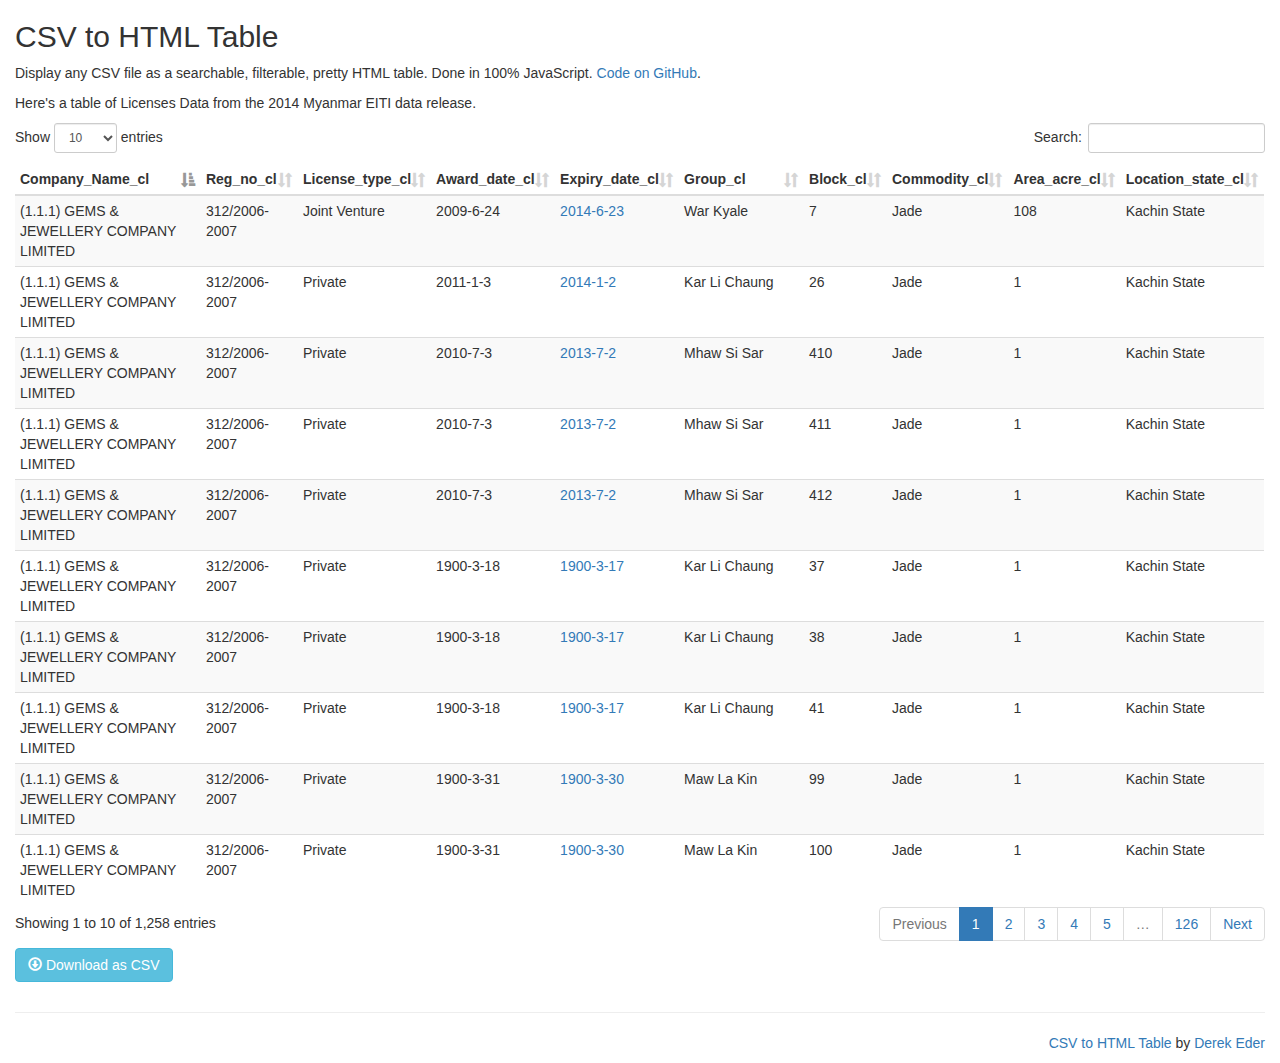
<file: csv-html-test/index.html>
<!DOCTYPE html>
<html lang="en">
  <head>
    <meta charset="utf-8">
    <meta http-equiv="X-UA-Compatible" content="IE=edge">
    <meta name="viewport" content="width=device-width, initial-scale=1">
    <!-- The above 3 meta tags *must* come first in the head; any other head content must come *after* these tags -->
    <title>CSV to HTML Table</title>
    <meta name="author" content="Derek Eder">
    <meta content="Display any CSV file as a searchable, filterable, pretty HTML table" />

    <!-- Bootstrap core CSS -->
    <link href="css/bootstrap.min.css" rel="stylesheet">
    <link href="css/dataTables.bootstrap.css" rel="stylesheet">

    <!-- HTML5 shim and Respond.js for IE8 support of HTML5 elements and media queries -->
    <!--[if lt IE 9]>
      <script type="text/javascript" src="https://oss.maxcdn.com/html5shiv/3.7.2/html5shiv.min.js"></script>
      <script type="text/javascript" src="https://oss.maxcdn.com/respond/1.4.2/respond.min.js"></script>
    <![endif]-->
  </head>

  <body>
    <div class="container-fluid">

      <h2>CSV to HTML Table</h2>

      <p>Display any CSV file as a searchable, filterable, pretty HTML table. Done in 100% JavaScript. <a href='https://github.com/derekeder/csv-to-html-table'>Code on GitHub</a>.</p>

      <p>Here's a table of Licenses Data from the 2014 Myanmar EITI data release.</p>
      
      <div id='table-container'></div>

    </div><!-- /.container -->

    <footer class='footer'>
      <div class='container-fluid'>
        <hr />
        <p class='pull-right'><a href='https://github.com/derekeder/csv-to-html-table'>CSV to HTML Table</a> by <a href='http://derekeder.com'>Derek Eder</a></p>
      </div>
    </footer>

    <!-- Bootstrap core JavaScript
    ================================================== -->
    <!-- Placed at the end of the document so the pages load faster -->
    <script type="text/javascript" src="js/jquery.min.js"></script>
    <script type="text/javascript" src="js/bootstrap.min.js"></script>
    <script type="text/javascript" src="js/jquery.csv.min.js"></script>
    <script type="text/javascript" src="js/jquery.dataTables.min.js"></script>
    <script type="text/javascript" src="js/dataTables.bootstrap.js"></script>
    <script type="text/javascript" src="js/csv_to_html_table.js"></script>


    <script type="text/javascript">
      function format_link(link){
        if (link)
          return "<a href='" + link + "' target='_blank'>" + link + "</a>";
        else
          return "";
      }

      CsvToHtmlTable.init({
        csv_path: 'data/Gems_and_jade_eiti_2014.csv',
        element: 'table-container', 
        allow_download: true,
        csv_options: {separator: ',', delimiter: '"'},
        datatables_options: {
          "paging": true,
          "scrollX": true
        },
        custom_formatting: [[4, format_link]]
      });
    </script>
  </body>
</html>
</file>
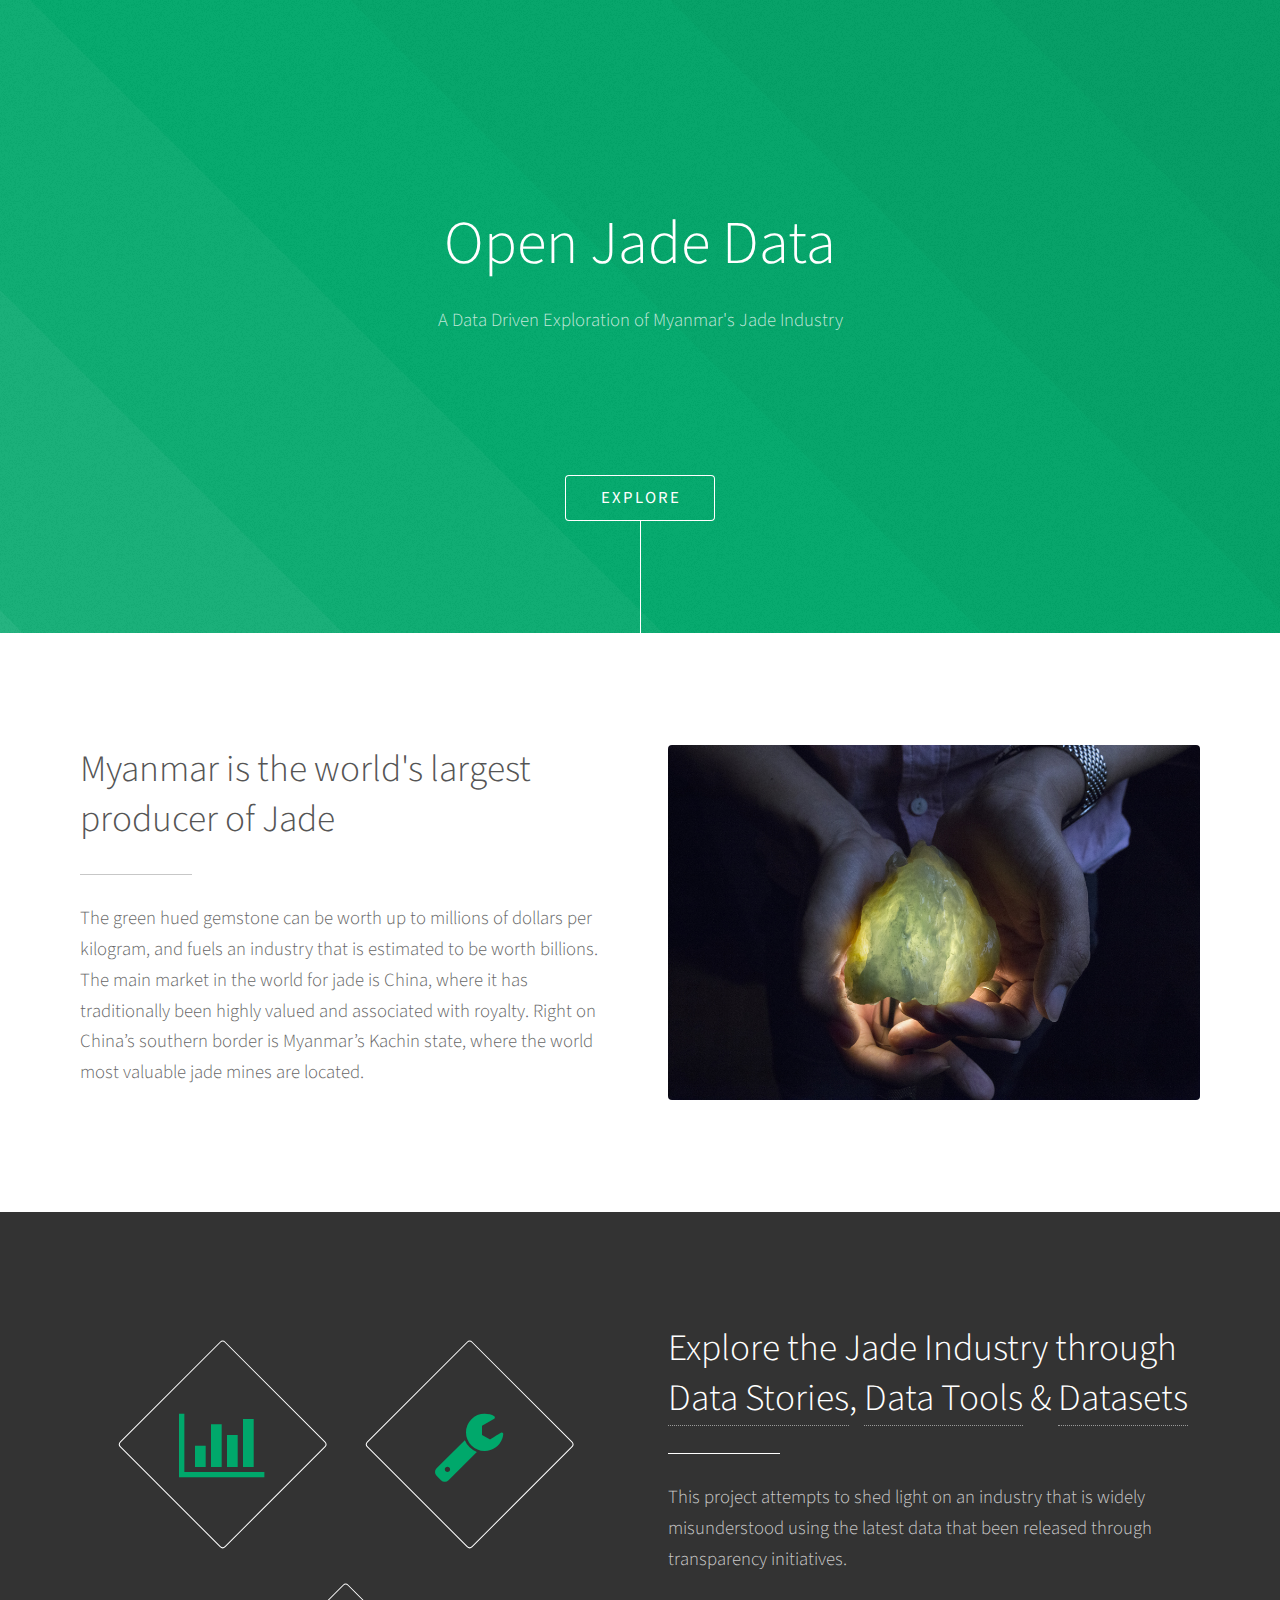
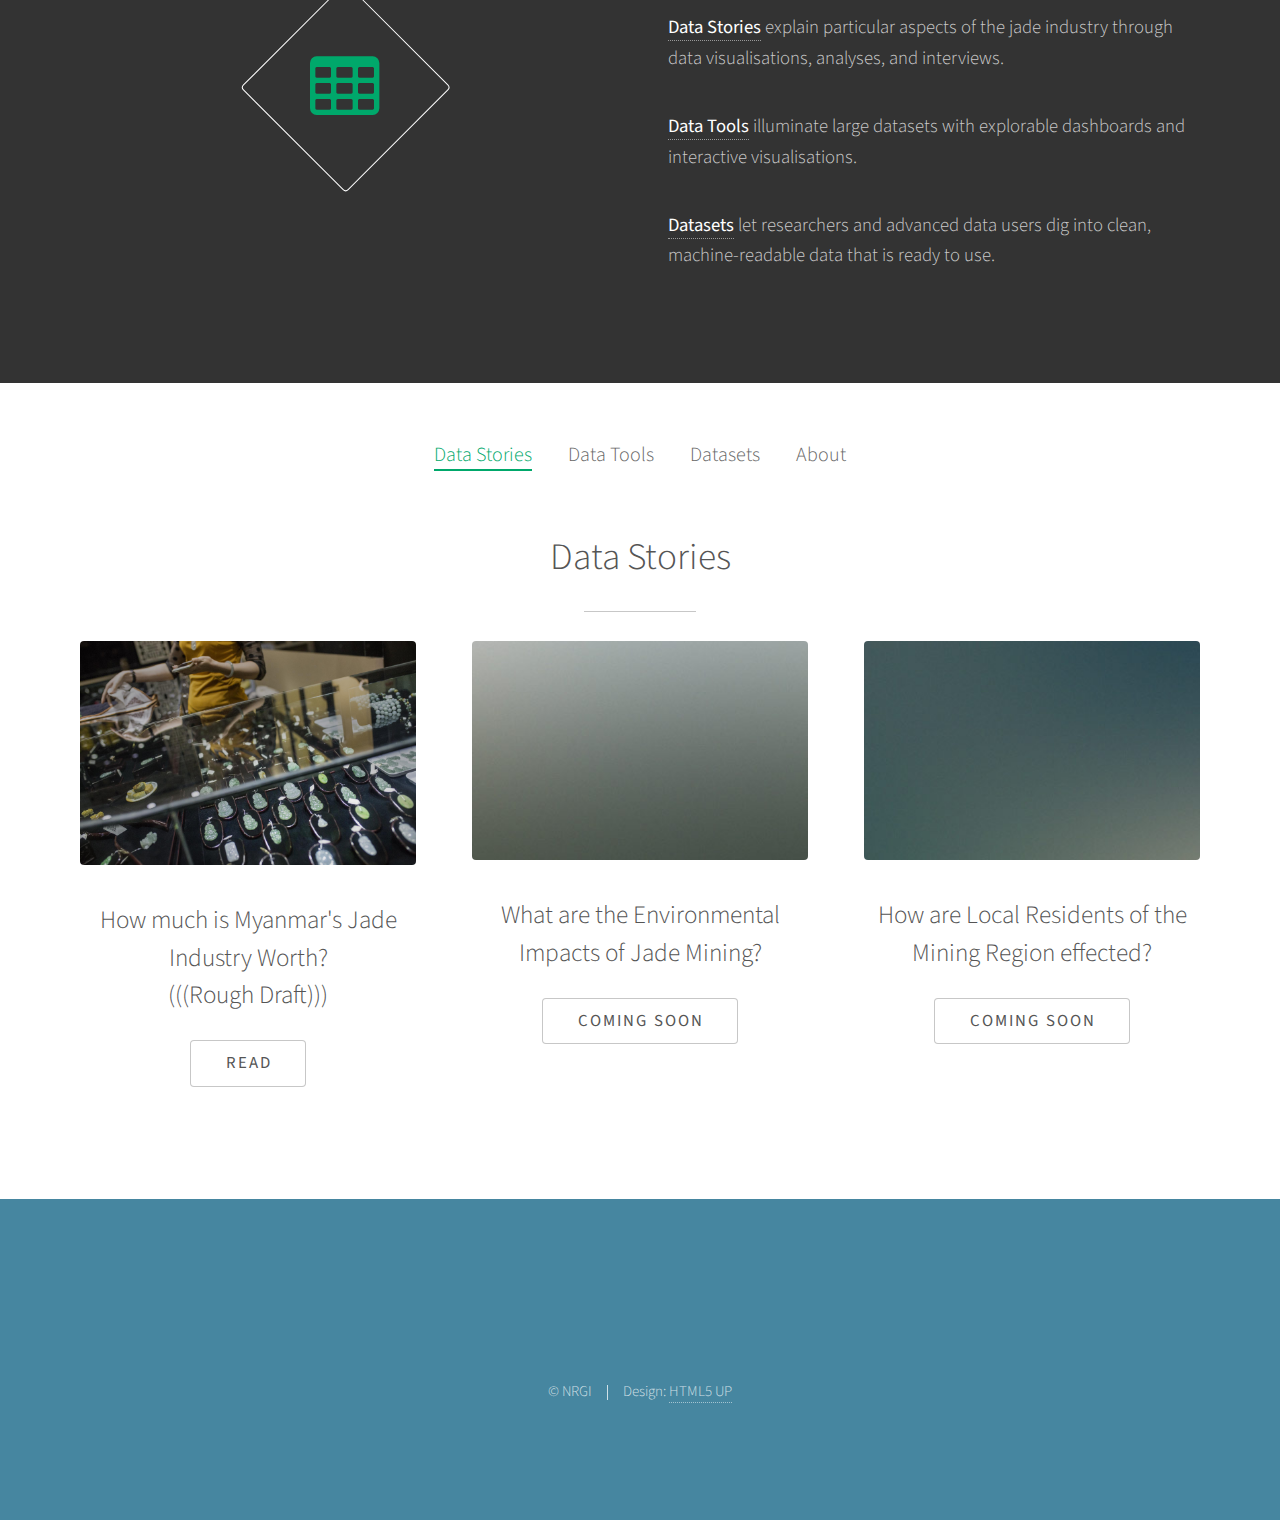
<file: html5up-photon/index.html>
<!DOCTYPE HTML>
<!--
	Photon by HTML5 UP
	html5up.net | @ajlkn
	Free for personal and commercial use under the CCA 3.0 license (html5up.net/license)
-->
<html>
	<head>
		<title>Open Jade Data</title>
		<meta charset="utf-8" />
		<meta name="viewport" content="width=device-width, initial-scale=1" />
		<!--[if lte IE 8]><script src="assets/js/ie/html5shiv.js"></script><![endif]-->
		<link rel="stylesheet" href="assets/css/main.css" />
		<!--[if lte IE 8]><link rel="stylesheet" href="assets/css/ie8.css" /><![endif]-->
		<!--[if lte IE 9]><link rel="stylesheet" href="assets/css/ie9.css" /><![endif]-->
	</head>
	<body>

		<!-- Header -->
			<section id="header">
				<div class="inner">
<!--					<span class="icon major fa-cloud"></span>-->
              <br /><br /><br />
					<h1>Open Jade Data</h1>
					<p>A Data Driven Exploration of Myanmar's Jade Industry</p>
              <br /><br /><br />
					<ul class="actions">
						<li><a href="#one" class="button scrolly">Explore</a></li>
					</ul>
				</div>
			</section>

		<!-- One -->
			<section id="one" class="main style1">
				<div class="container">
					<div class="row 150%">
						<div class="6u 12u$(medium)">
							<header class="major">
								<h2>Myanmar is the world's largest <br /> 
                  producer of Jade</h2>
							</header>
							<p>The green hued gemstone can be worth up to millions of dollars per kilogram, and fuels an industry that is estimated to be worth billions. The main market in the world for jade is China, where it has traditionally been highly valued and associated with royalty. Right on China’s southern border is Myanmar’s Kachin state, where the world most valuable jade mines are located. </p>
<!--
              <p>This project attempts to shed light on an industry that is widely misunderstood through the latest data that been released through transparency initiatives.
              </p>
-->
						</div>
						<div class="6u$ 12u$(medium) important(medium)">
							<span class="image fit"><img src="images/pic01.jpg" alt="" /></span>
						</div>
					</div>
				</div>
			</section>

		<!-- Two -->
			<section id="two" class="main style2">
				<div class="container">
					<div class="row 150%">
						<div class="6u 12u$(medium)">
							<ul class="major-icons">
								<li><span class="icon style7 major fa-bar-chart"></span></li>
								<li><span class="icon style7 major fa-wrench"></span></li>
								<li><span class="icon style7 major fa-table"></span></li>
<!--
								<li><span class="icon style4 major fa-cog"></span></li>
								<li><span class="icon style5 major fa-desktop"></span></li>
								<li><span class="icon style6 major fa-calendar"></span></li>
-->
							</ul>
						</div>
						<div class="6u$ 12u$(medium)">
							<header class="major">
								<h2>Explore the Jade Industry through<br />
                  <a href="https://yanoak.github.io/Myanmar-Jade-Data-Portal-Stories/index.html#three">Data Stories</a>, <a href="https://yanoak.github.io/Myanmar-Jade-Data-Portal-Stories/tools.html">Data Tools</a> & <a href="https://yanoak.github.io/Myanmar-Jade-Data-Portal-Stories/datasets.html">Datasets</a></h2>
							</header>
							<p>This project attempts to shed light on an industry that is widely misunderstood using the latest data that been released through transparency initiatives.</p>
							<p><strong><a href="https://yanoak.github.io/Myanmar-Jade-Data-Portal-Stories/index.html#three">Data Stories</a></strong> explain particular aspects of the jade industry through data visualisations, analyses, and interviews.</p>
							<p><strong><a href="https://yanoak.github.io/Myanmar-Jade-Data-Portal-Stories/tools.html">Data Tools</a></strong> illuminate large datasets with explorable dashboards and interactive visualisations.</p>
              <p><strong><a href="https://yanoak.github.io/Myanmar-Jade-Data-Portal-Stories/datasets.html">Datasets</a></strong> let researchers and advanced data users dig into clean, machine-readable data that is ready to use.</p>
						</div>
					</div>
				</div>
			</section>

		<!-- Three -->
			<section id="three" class="main style1 special lesspadding">
        <div id="navbar" class="major">
<!--          <a class="active" href="/index.html#header">Home</a>-->
          <a class="active" href="https://yanoak.github.io/Myanmar-Jade-Data-Portal-Stories/index.html#three">Data Stories</a>
          <a href="https://yanoak.github.io/Myanmar-Jade-Data-Portal-Stories/tools.html">Data Tools</a>
          <a href="https://yanoak.github.io/Myanmar-Jade-Data-Portal-Stories/datasets.html">Datasets</a>
          <a href="https://yanoak.github.io/Myanmar-Jade-Data-Portal-Stories/about.html">About</a>
        </div>
        <br /><br />
				<div class="container">
					<header class="major">
						<h2>Data Stories</h2>
					</header>
<!--					<p>Ante nunc accumsan et aclacus nascetur ac ante amet sapien sed.</p>-->
					<div class="row 150%">
						<div class="4u 12u$(medium)">
							<span class="image fit"><img src="images/pic02.jpg" alt="" /></span>
							<h3>How much is Myanmar's Jade Industry Worth? <br /> (((Rough Draft)))</h3>
<!--							<p>Adipiscing a commodo ante nunc magna lorem et interdum mi ante nunc lobortis non amet vis sed volutpat et nascetur.</p>-->
							<ul class="actions">
								<li><a href="https://yanoak.github.io/Myanmar-Jade-Data-Portal-Stories/Stories/Finances.html" class="button">Read</a></li>
							</ul>
						</div>
						<div class="4u 12u$(medium)">
							<span class="image fit"><img src="images/pic03.jpg" alt="" /></span>
							<h3>What are the Environmental Impacts of Jade Mining?</h3>
<!--							<p>Adipiscing a commodo ante nunc magna lorem et interdum mi ante nunc lobortis non amet vis sed volutpat et nascetur.</p>-->
							<ul class="actions">
<!--								<li><a href="#" class="button">Coming Soon</a></li>-->
                <li><div class="button">Coming Soon</div></li>
							</ul>
						</div>
						<div class="4u$ 12u$(medium)">
							<span class="image fit"><img src="images/pic04.jpg" alt="" /></span>
							<h3>How are Local Residents of the Mining Region effected?</h3>
<!--							<p>Adipiscing a commodo ante nunc magna lorem et interdum mi ante nunc lobortis non amet vis sed volutpat et nascetur.</p>-->
							<ul class="actions">
<!--								<li><a href="#" class="button">Coming Soon</a></li>-->
								<li><div class="button">Coming Soon</div></li>
							</ul>
						</div>
					</div>
				</div>
			</section>

		<!-- Four -->
<!--
			<section id="four" class="main style2 special">
				<div class="container">
					<header class="major">
						<h2>Ipsum feugiat consequat?</h2>
					</header>
					<p>Sed lacus nascetur ac ante amet sapien.</p>
					<ul class="actions uniform">
						<li><a href="#" class="button special">Sign Up</a></li>
						<li><a href="#" class="button">Learn More</a></li>
					</ul>
				</div>
			</section>
-->

		<!-- Five -->
		<!--
			<section id="five" class="main style1">
				<div class="container">
					<header class="major special">
						<h2>Elements</h2>
					</header>

					<section>
						<h4>Text</h4>
						<p>This is <b>bold</b> and this is <strong>strong</strong>. This is <i>italic</i> and this is <em>emphasized</em>.
						This is <sup>superscript</sup> text and this is <sub>subscript</sub> text.
						This is <u>underlined</u> and this is code: <code>for (;;) { ... }</code>. Finally, <a href="#">this is a link</a>.</p>
						<hr />
						<header>
							<h4>Heading with a Subtitle</h4>
							<p>Lorem ipsum dolor sit amet nullam id egestas urna aliquam</p>
						</header>
						<p>Nunc lacinia ante nunc ac lobortis. Interdum adipiscing gravida odio porttitor sem non mi integer non faucibus ornare mi ut ante amet placerat aliquet. Volutpat eu sed ante lacinia sapien lorem accumsan varius montes viverra nibh in adipiscing blandit tempus accumsan.</p>
						<header>
							<h5>Heading with a Subtitle</h5>
							<p>Lorem ipsum dolor sit amet nullam id egestas urna aliquam</p>
						</header>
						<p>Nunc lacinia ante nunc ac lobortis. Interdum adipiscing gravida odio porttitor sem non mi integer non faucibus ornare mi ut ante amet placerat aliquet. Volutpat eu sed ante lacinia sapien lorem accumsan varius montes viverra nibh in adipiscing blandit tempus accumsan.</p>
						<hr />
						<h2>Heading Level 2</h2>
						<h3>Heading Level 3</h3>
						<h4>Heading Level 4</h4>
						<h5>Heading Level 5</h5>
						<h6>Heading Level 6</h6>
						<hr />
						<h5>Blockquote</h5>
						<blockquote>Fringilla nisl. Donec accumsan interdum nisi, quis tincidunt felis sagittis eget tempus euismod. Vestibulum ante ipsum primis in faucibus vestibulum. Blandit adipiscing eu felis iaculis volutpat ac adipiscing accumsan faucibus. Vestibulum ante ipsum primis in faucibus lorem ipsum dolor sit amet nullam adipiscing eu felis.</blockquote>
						<h5>Preformatted</h5>
						<pre><code>i = 0;

while (!deck.isInOrder()) {
print 'Iteration ' + i;
deck.shuffle();
i++;
}

print 'It took ' + i + ' iterations to sort the deck.';</code></pre>
					</section>

					<section>
						<h4>Lists</h4>
						<div class="row">
							<div class="6u 12u$(medium)">
								<h5>Unordered</h5>
								<ul>
									<li>Dolor pulvinar etiam.</li>
									<li>Sagittis adipiscing.</li>
									<li>Felis enim feugiat.</li>
								</ul>
								<h5>Alternate</h5>
								<ul class="alt">
									<li>Dolor pulvinar etiam.</li>
									<li>Sagittis adipiscing.</li>
									<li>Felis enim feugiat.</li>
								</ul>
							</div>
							<div class="6u$ 12u$(medium)">
								<h5>Ordered</h5>
								<ol>
									<li>Dolor pulvinar etiam.</li>
									<li>Etiam vel felis viverra.</li>
									<li>Felis enim feugiat.</li>
									<li>Dolor pulvinar etiam.</li>
									<li>Etiam vel felis lorem.</li>
									<li>Felis enim et feugiat.</li>
								</ol>
								<h5>Icons</h5>
								<ul class="icons">
									<li><a href="#" class="icon fa-twitter"><span class="label">Twitter</span></a></li>
									<li><a href="#" class="icon fa-facebook"><span class="label">Facebook</span></a></li>
									<li><a href="#" class="icon fa-instagram"><span class="label">Instagram</span></a></li>
									<li><a href="#" class="icon fa-github"><span class="label">Github</span></a></li>
								</ul>
							</div>
						</div>
						<h5>Actions</h5>
						<div class="row">
							<div class="6u 12u$(medium)">
								<ul class="actions">
									<li><a href="#" class="button special">Default</a></li>
									<li><a href="#" class="button">Default</a></li>
								</ul>
								<ul class="actions small">
									<li><a href="#" class="button special small">Small</a></li>
									<li><a href="#" class="button small">Small</a></li>
								</ul>
								<ul class="actions vertical">
									<li><a href="#" class="button special">Default</a></li>
									<li><a href="#" class="button">Default</a></li>
								</ul>
								<ul class="actions vertical small">
									<li><a href="#" class="button special small">Small</a></li>
									<li><a href="#" class="button small">Small</a></li>
								</ul>
							</div>
							<div class="6u 12u$(medium)">
								<ul class="actions vertical">
									<li><a href="#" class="button special fit">Default</a></li>
									<li><a href="#" class="button fit">Default</a></li>
								</ul>
								<ul class="actions vertical small">
									<li><a href="#" class="button special small fit">Small</a></li>
									<li><a href="#" class="button small fit">Small</a></li>
								</ul>
							</div>
						</div>
					</section>

					<section>
						<h4>Table</h4>
						<h5>Default</h5>
						<div class="table-wrapper">
							<table>
								<thead>
									<tr>
										<th>Name</th>
										<th>Description</th>
										<th>Price</th>
									</tr>
								</thead>
								<tbody>
									<tr>
										<td>Item One</td>
										<td>Ante turpis integer aliquet porttitor.</td>
										<td>29.99</td>
									</tr>
									<tr>
										<td>Item Two</td>
										<td>Vis ac commodo adipiscing arcu aliquet.</td>
										<td>19.99</td>
									</tr>
									<tr>
										<td>Item Three</td>
										<td> Morbi faucibus arcu accumsan lorem.</td>
										<td>29.99</td>
									</tr>
									<tr>
										<td>Item Four</td>
										<td>Vitae integer tempus condimentum.</td>
										<td>19.99</td>
									</tr>
									<tr>
										<td>Item Five</td>
										<td>Ante turpis integer aliquet porttitor.</td>
										<td>29.99</td>
									</tr>
								</tbody>
								<tfoot>
									<tr>
										<td colspan="2"></td>
										<td>100.00</td>
									</tr>
								</tfoot>
							</table>
						</div>

						<h5>Alternate</h5>
						<div class="table-wrapper">
							<table class="alt">
								<thead>
									<tr>
										<th>Name</th>
										<th>Description</th>
										<th>Price</th>
									</tr>
								</thead>
								<tbody>
									<tr>
										<td>Item One</td>
										<td>Ante turpis integer aliquet porttitor.</td>
										<td>29.99</td>
									</tr>
									<tr>
										<td>Item Two</td>
										<td>Vis ac commodo adipiscing arcu aliquet.</td>
										<td>19.99</td>
									</tr>
									<tr>
										<td>Item Three</td>
										<td> Morbi faucibus arcu accumsan lorem.</td>
										<td>29.99</td>
									</tr>
									<tr>
										<td>Item Four</td>
										<td>Vitae integer tempus condimentum.</td>
										<td>19.99</td>
									</tr>
									<tr>
										<td>Item Five</td>
										<td>Ante turpis integer aliquet porttitor.</td>
										<td>29.99</td>
									</tr>
								</tbody>
								<tfoot>
									<tr>
										<td colspan="2"></td>
										<td>100.00</td>
									</tr>
								</tfoot>
							</table>
						</div>
					</section>

					<section>
						<h4>Buttons</h4>
						<ul class="actions">
							<li><a href="#" class="button special">Special</a></li>
							<li><a href="#" class="button">Default</a></li>
						</ul>
						<ul class="actions">
							<li><a href="#" class="button big">Big</a></li>
							<li><a href="#" class="button">Default</a></li>
							<li><a href="#" class="button small">Small</a></li>
						</ul>
						<ul class="actions fit">
							<li><a href="#" class="button fit">Fit</a></li>
							<li><a href="#" class="button special fit">Fit</a></li>
							<li><a href="#" class="button fit">Fit</a></li>
						</ul>
						<ul class="actions fit small">
							<li><a href="#" class="button special fit small">Fit + Small</a></li>
							<li><a href="#" class="button fit small">Fit + Small</a></li>
							<li><a href="#" class="button special fit small">Fit + Small</a></li>
						</ul>
						<ul class="actions">
							<li><a href="#" class="button special icon fa-download">Icon</a></li>
							<li><a href="#" class="button icon fa-download">Icon</a></li>
						</ul>
						<ul class="actions">
							<li><span class="button special disabled">Disabled</span></li>
							<li><span class="button disabled">Disabled</span></li>
						</ul>
					</section>

					<section>
						<h4>Form</h4>
						<form method="post" action="#">
							<div class="row uniform 50%">
								<div class="6u 12u$(xsmall)">
									<input type="text" name="demo-name" id="demo-name" value="" placeholder="Name" />
								</div>
								<div class="6u$ 12u$(xsmall)">
									<input type="email" name="demo-email" id="demo-email" value="" placeholder="Email" />
								</div>
								<div class="12u$">
									<div class="select-wrapper">
										<select name="demo-category" id="demo-category">
											<option value="">- Category -</option>
											<option value="1">Manufacturing</option>
											<option value="1">Shipping</option>
											<option value="1">Administration</option>
											<option value="1">Human Resources</option>
										</select>
									</div>
								</div>
								<div class="4u 12u$(small)">
									<input type="radio" id="demo-priority-low" name="demo-priority" checked>
									<label for="demo-priority-low">Low</label>
								</div>
								<div class="4u 12u$(small)">
									<input type="radio" id="demo-priority-normal" name="demo-priority">
									<label for="demo-priority-normal">Normal</label>
								</div>
								<div class="4u$ 12u$(small)">
									<input type="radio" id="demo-priority-high" name="demo-priority">
									<label for="demo-priority-high">High</label>
								</div>
								<div class="6u 12u$(small)">
									<input type="checkbox" id="demo-copy" name="demo-copy">
									<label for="demo-copy">Email me a copy</label>
								</div>
								<div class="6u$ 12u$(small)">
									<input type="checkbox" id="demo-human" name="demo-human" checked>
									<label for="demo-human">Not a robot</label>
								</div>
								<div class="12u$">
									<textarea name="demo-message" id="demo-message" placeholder="Enter your message" rows="6"></textarea>
								</div>
								<div class="12u$">
									<ul class="actions">
										<li><input type="submit" value="Send Message" class="special" /></li>
										<li><input type="reset" value="Reset" /></li>
									</ul>
								</div>
							</div>
						</form>
					</section>

					<section>
						<h4>Image</h4>
						<h5>Fit</h5>
						<div class="box alt">
							<div class="row uniform 50%">
								<div class="12u"><span class="image fit"><img src="images/pic06.jpg" alt="" /></span></div>
								<div class="4u"><span class="image fit"><img src="images/pic02.jpg" alt="" /></span></div>
								<div class="4u"><span class="image fit"><img src="images/pic03.jpg" alt="" /></span></div>
								<div class="4u"><span class="image fit"><img src="images/pic04.jpg" alt="" /></span></div>
								<div class="4u"><span class="image fit"><img src="images/pic03.jpg" alt="" /></span></div>
								<div class="4u"><span class="image fit"><img src="images/pic04.jpg" alt="" /></span></div>
								<div class="4u"><span class="image fit"><img src="images/pic02.jpg" alt="" /></span></div>
								<div class="4u"><span class="image fit"><img src="images/pic04.jpg" alt="" /></span></div>
								<div class="4u"><span class="image fit"><img src="images/pic02.jpg" alt="" /></span></div>
								<div class="4u"><span class="image fit"><img src="images/pic03.jpg" alt="" /></span></div>
							</div>
						</div>
						<h5>Left &amp; Right</h5>
						<p><span class="image left"><img src="images/pic05.jpg" alt="" /></span>Fringilla nisl. Donec accumsan interdum nisi, quis tincidunt felis sagittis eget. tempus euismod. Vestibulum ante ipsum primis in faucibus vestibulum. Blandit adipiscing eu felis iaculis volutpat ac adipiscing accumsan eu faucibus. Integer ac pellentesque praesent tincidunt felis sagittis eget. tempus euismod. Vestibulum ante ipsum primis in faucibus vestibulum. Blandit adipiscing eu felis iaculis volutpat ac adipiscing accumsan eu faucibus. Integer ac pellentesque praesent. Donec accumsan interdum nisi, quis tincidunt felis sagittis eget. tempus euismod. Vestibulum ante ipsum primis in faucibus vestibulum. Blandit adipiscing eu felis iaculis volutpat ac adipiscing accumsan eu faucibus. Integer ac pellentesque praesent tincidunt felis sagittis eget. tempus euismod. Vestibulum ante ipsum primis in faucibus vestibulum. Blandit adipiscing eu felis iaculis volutpat ac adipiscing accumsan eu faucibus. Integer ac pellentesque praesent. Blandit adipiscing eu felis iaculis volutpat ac adipiscing accumsan eu faucibus. Integer ac pellentesque praesent tincidunt felis sagittis eget. tempus euismod. Vestibulum ante ipsum primis in faucibus vestibulum. Blandit adipiscing eu felis iaculis volutpat ac adipiscing accumsan eu faucibus. Integer ac pellentesque praesent.</p>
						<p><span class="image right"><img src="images/pic05.jpg" alt="" /></span>Fringilla nisl. Donec accumsan interdum nisi, quis tincidunt felis sagittis eget. tempus euismod. Vestibulum ante ipsum primis in faucibus vestibulum. Blandit adipiscing eu felis iaculis volutpat ac adipiscing accumsan eu faucibus. Integer ac pellentesque praesent tincidunt felis sagittis eget. tempus euismod. Vestibulum ante ipsum primis in faucibus vestibulum. Blandit adipiscing eu felis iaculis volutpat ac adipiscing accumsan eu faucibus. Integer ac pellentesque praesent. Donec accumsan interdum nisi, quis tincidunt felis sagittis eget. tempus euismod. Vestibulum ante ipsum primis in faucibus vestibulum. Blandit adipiscing eu felis iaculis volutpat ac adipiscing accumsan eu faucibus. Integer ac pellentesque praesent tincidunt felis sagittis eget. tempus euismod. Vestibulum ante ipsum primis in faucibus vestibulum. Blandit adipiscing eu felis iaculis volutpat ac adipiscing accumsan eu faucibus. Integer ac pellentesque praesent. Blandit adipiscing eu felis iaculis volutpat ac adipiscing accumsan eu faucibus. Integer ac pellentesque praesent tincidunt felis sagittis eget. tempus euismod. Vestibulum ante ipsum primis in faucibus vestibulum. Blandit adipiscing eu felis iaculis volutpat ac adipiscing accumsan eu faucibus. Integer ac pellentesque praesent.</p>
					</section>

				</div>
			</section>
		-->

		<!-- Footer -->
			<section id="footer">
				<ul class="icons">
					<li><a href="#" class="icon alt fa-twitter"><span class="label">Twitter</span></a></li>
					<li><a href="#" class="icon alt fa-facebook"><span class="label">Facebook</span></a></li>
					<li><a href="#" class="icon alt fa-instagram"><span class="label">Instagram</span></a></li>
					<li><a href="#" class="icon alt fa-github"><span class="label">GitHub</span></a></li>
					<li><a href="#" class="icon alt fa-envelope"><span class="label">Email</span></a></li>
				</ul>
				<ul class="copyright">
					<li>&copy; NRGI</li><li>Design: <a href="http://html5up.net">HTML5 UP</a></li>
				</ul>
			</section>

		<!-- Scripts -->
			<script src="assets/js/jquery.min.js"></script>
			<script src="assets/js/jquery.scrolly.min.js"></script>
			<script src="assets/js/skel.min.js"></script>
			<script src="assets/js/util.js"></script>
			<!--[if lte IE 8]><script src="assets/js/ie/respond.min.js"></script><![endif]-->
			<script src="assets/js/main.js"></script>
			<script src="assets/js/stickynav.js"></script>

	</body>
</html>
</file>
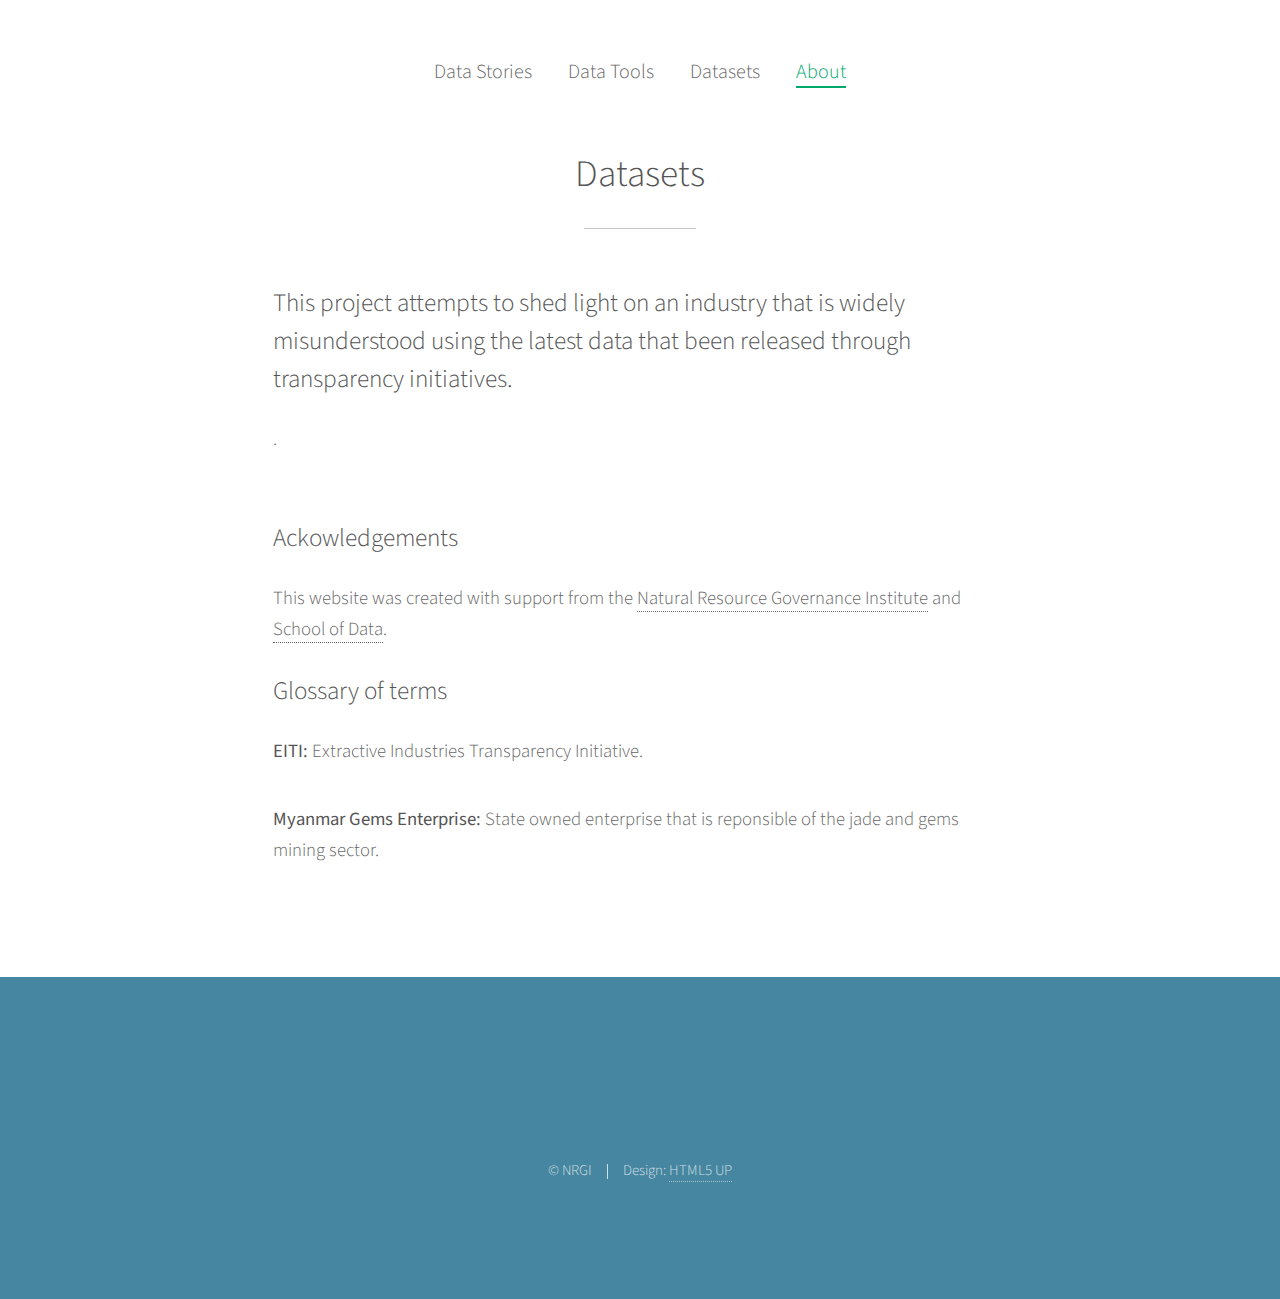
<file: html5up-photon/about.html>
<!DOCTYPE HTML>
<!--
	Photon by HTML5 UP
	html5up.net | @ajlkn
	Free for personal and commercial use under the CCA 3.0 license (html5up.net/license)
-->
<html>
	<head>
		<title>Open Jade Data</title>
		<meta charset="utf-8" />
		<meta name="viewport" content="width=device-width, initial-scale=1" />
		<!--[if lte IE 8]><script src="assets/js/ie/html5shiv.js"></script><![endif]-->
		<link rel="stylesheet" href="assets/css/main.css" />
		<!--[if lte IE 8]><link rel="stylesheet" href="assets/css/ie8.css" /><![endif]-->
		<!--[if lte IE 9]><link rel="stylesheet" href="assets/css/ie9.css" /><![endif]-->
	</head>
	<body>


		<!-- Three -->
			<section id="three" class="main style1 special lesspadding">
        <div id="navbar" class="major">
<!--          <a class="active" href="/index.html#header">Home</a>-->
          <a href="https://yanoak.github.io/Myanmar-Jade-Data-Portal-Stories/index.html#three">Data Stories</a>
          <a href="https://yanoak.github.io/Myanmar-Jade-Data-Portal-Stories/tools.html">Data Tools</a>
          <a href="https://yanoak.github.io/Myanmar-Jade-Data-Portal-Stories/datasets.html">Datasets</a>
          <a class="active" href="https://yanoak.github.io/Myanmar-Jade-Data-Portal-Stories/about.html">About</a>
        </div>
        <br /><br />
				<div class="container">
					<header class="major">
						<h2>Datasets</h2>
					</header>
<!--					<p>Ante nunc accumsan et aclacus nascetur ac ante amet sapien sed.</p>-->
					<div class="row 100%">
          <div class="2u 0u$(medium) dataset">
            &nbsp;
          </div>
						<div class="8u 12u$(medium) dataset">
							<h3>This project attempts to shed light on an industry that is widely misunderstood using the latest data that been released through transparency initiatives.</h3>
							<p >.</p>
						</div>
          </div>
            
          <div class="row 100%">
          <div class="2u 0u$(medium) dataset">
            &nbsp;
          </div>
						<div class="8u 12u$(medium) dataset">
							<h3>Ackowledgements</h3>
              This website was created with support from the <a href="https://resourcegovernance.org/">Natural Resource Governance Institute</a> and <a href="https://schoolofdata.org/">School of Data</a>.
						</div>
          </div>
            
          <div class="row 100%">
          <div class="2u 0u$(medium) dataset">
            &nbsp;
          </div>
          <div class="8u 12u$(medium) dataset">
            <h3>Glossary of terms</h3>
            <p><strong>EITI:</strong> Extractive Industries Transparency Initiative.</p>
            <p><strong>Myanmar Gems Enterprise:</strong> State owned enterprise that is reponsible of the jade and gems mining sector.</p>
          </div>
        </div>
					</div>
				</div>
			</section>

		<!-- Four -->
<!--
			<section id="four" class="main style2 special">
				<div class="container">
					<header class="major">
						<h2>Ipsum feugiat consequat?</h2>
					</header>
					<p>Sed lacus nascetur ac ante amet sapien.</p>
					<ul class="actions uniform">
						<li><a href="#" class="button special">Sign Up</a></li>
						<li><a href="#" class="button">Learn More</a></li>
					</ul>
				</div>
			</section>
-->

		<!-- Five -->
		<!--
			<section id="five" class="main style1">
				<div class="container">
					<header class="major special">
						<h2>Elements</h2>
					</header>

					<section>
						<h4>Text</h4>
						<p>This is <b>bold</b> and this is <strong>strong</strong>. This is <i>italic</i> and this is <em>emphasized</em>.
						This is <sup>superscript</sup> text and this is <sub>subscript</sub> text.
						This is <u>underlined</u> and this is code: <code>for (;;) { ... }</code>. Finally, <a href="#">this is a link</a>.</p>
						<hr />
						<header>
							<h4>Heading with a Subtitle</h4>
							<p>Lorem ipsum dolor sit amet nullam id egestas urna aliquam</p>
						</header>
						<p>Nunc lacinia ante nunc ac lobortis. Interdum adipiscing gravida odio porttitor sem non mi integer non faucibus ornare mi ut ante amet placerat aliquet. Volutpat eu sed ante lacinia sapien lorem accumsan varius montes viverra nibh in adipiscing blandit tempus accumsan.</p>
						<header>
							<h5>Heading with a Subtitle</h5>
							<p>Lorem ipsum dolor sit amet nullam id egestas urna aliquam</p>
						</header>
						<p>Nunc lacinia ante nunc ac lobortis. Interdum adipiscing gravida odio porttitor sem non mi integer non faucibus ornare mi ut ante amet placerat aliquet. Volutpat eu sed ante lacinia sapien lorem accumsan varius montes viverra nibh in adipiscing blandit tempus accumsan.</p>
						<hr />
						<h2>Heading Level 2</h2>
						<h3>Heading Level 3</h3>
						<h4>Heading Level 4</h4>
						<h5>Heading Level 5</h5>
						<h6>Heading Level 6</h6>
						<hr />
						<h5>Blockquote</h5>
						<blockquote>Fringilla nisl. Donec accumsan interdum nisi, quis tincidunt felis sagittis eget tempus euismod. Vestibulum ante ipsum primis in faucibus vestibulum. Blandit adipiscing eu felis iaculis volutpat ac adipiscing accumsan faucibus. Vestibulum ante ipsum primis in faucibus lorem ipsum dolor sit amet nullam adipiscing eu felis.</blockquote>
						<h5>Preformatted</h5>
						<pre><code>i = 0;

while (!deck.isInOrder()) {
print 'Iteration ' + i;
deck.shuffle();
i++;
}

print 'It took ' + i + ' iterations to sort the deck.';</code></pre>
					</section>

					<section>
						<h4>Lists</h4>
						<div class="row">
							<div class="6u 12u$(medium)">
								<h5>Unordered</h5>
								<ul>
									<li>Dolor pulvinar etiam.</li>
									<li>Sagittis adipiscing.</li>
									<li>Felis enim feugiat.</li>
								</ul>
								<h5>Alternate</h5>
								<ul class="alt">
									<li>Dolor pulvinar etiam.</li>
									<li>Sagittis adipiscing.</li>
									<li>Felis enim feugiat.</li>
								</ul>
							</div>
							<div class="6u$ 12u$(medium)">
								<h5>Ordered</h5>
								<ol>
									<li>Dolor pulvinar etiam.</li>
									<li>Etiam vel felis viverra.</li>
									<li>Felis enim feugiat.</li>
									<li>Dolor pulvinar etiam.</li>
									<li>Etiam vel felis lorem.</li>
									<li>Felis enim et feugiat.</li>
								</ol>
								<h5>Icons</h5>
								<ul class="icons">
									<li><a href="#" class="icon fa-twitter"><span class="label">Twitter</span></a></li>
									<li><a href="#" class="icon fa-facebook"><span class="label">Facebook</span></a></li>
									<li><a href="#" class="icon fa-instagram"><span class="label">Instagram</span></a></li>
									<li><a href="#" class="icon fa-github"><span class="label">Github</span></a></li>
								</ul>
							</div>
						</div>
						<h5>Actions</h5>
						<div class="row">
							<div class="6u 12u$(medium)">
								<ul class="actions">
									<li><a href="#" class="button special">Default</a></li>
									<li><a href="#" class="button">Default</a></li>
								</ul>
								<ul class="actions small">
									<li><a href="#" class="button special small">Small</a></li>
									<li><a href="#" class="button small">Small</a></li>
								</ul>
								<ul class="actions vertical">
									<li><a href="#" class="button special">Default</a></li>
									<li><a href="#" class="button">Default</a></li>
								</ul>
								<ul class="actions vertical small">
									<li><a href="#" class="button special small">Small</a></li>
									<li><a href="#" class="button small">Small</a></li>
								</ul>
							</div>
							<div class="6u 12u$(medium)">
								<ul class="actions vertical">
									<li><a href="#" class="button special fit">Default</a></li>
									<li><a href="#" class="button fit">Default</a></li>
								</ul>
								<ul class="actions vertical small">
									<li><a href="#" class="button special small fit">Small</a></li>
									<li><a href="#" class="button small fit">Small</a></li>
								</ul>
							</div>
						</div>
					</section>

					<section>
						<h4>Table</h4>
						<h5>Default</h5>
						<div class="table-wrapper">
							<table>
								<thead>
									<tr>
										<th>Name</th>
										<th>Description</th>
										<th>Price</th>
									</tr>
								</thead>
								<tbody>
									<tr>
										<td>Item One</td>
										<td>Ante turpis integer aliquet porttitor.</td>
										<td>29.99</td>
									</tr>
									<tr>
										<td>Item Two</td>
										<td>Vis ac commodo adipiscing arcu aliquet.</td>
										<td>19.99</td>
									</tr>
									<tr>
										<td>Item Three</td>
										<td> Morbi faucibus arcu accumsan lorem.</td>
										<td>29.99</td>
									</tr>
									<tr>
										<td>Item Four</td>
										<td>Vitae integer tempus condimentum.</td>
										<td>19.99</td>
									</tr>
									<tr>
										<td>Item Five</td>
										<td>Ante turpis integer aliquet porttitor.</td>
										<td>29.99</td>
									</tr>
								</tbody>
								<tfoot>
									<tr>
										<td colspan="2"></td>
										<td>100.00</td>
									</tr>
								</tfoot>
							</table>
						</div>

						<h5>Alternate</h5>
						<div class="table-wrapper">
							<table class="alt">
								<thead>
									<tr>
										<th>Name</th>
										<th>Description</th>
										<th>Price</th>
									</tr>
								</thead>
								<tbody>
									<tr>
										<td>Item One</td>
										<td>Ante turpis integer aliquet porttitor.</td>
										<td>29.99</td>
									</tr>
									<tr>
										<td>Item Two</td>
										<td>Vis ac commodo adipiscing arcu aliquet.</td>
										<td>19.99</td>
									</tr>
									<tr>
										<td>Item Three</td>
										<td> Morbi faucibus arcu accumsan lorem.</td>
										<td>29.99</td>
									</tr>
									<tr>
										<td>Item Four</td>
										<td>Vitae integer tempus condimentum.</td>
										<td>19.99</td>
									</tr>
									<tr>
										<td>Item Five</td>
										<td>Ante turpis integer aliquet porttitor.</td>
										<td>29.99</td>
									</tr>
								</tbody>
								<tfoot>
									<tr>
										<td colspan="2"></td>
										<td>100.00</td>
									</tr>
								</tfoot>
							</table>
						</div>
					</section>

					<section>
						<h4>Buttons</h4>
						<ul class="actions">
							<li><a href="#" class="button special">Special</a></li>
							<li><a href="#" class="button">Default</a></li>
						</ul>
						<ul class="actions">
							<li><a href="#" class="button big">Big</a></li>
							<li><a href="#" class="button">Default</a></li>
							<li><a href="#" class="button small">Small</a></li>
						</ul>
						<ul class="actions fit">
							<li><a href="#" class="button fit">Fit</a></li>
							<li><a href="#" class="button special fit">Fit</a></li>
							<li><a href="#" class="button fit">Fit</a></li>
						</ul>
						<ul class="actions fit small">
							<li><a href="#" class="button special fit small">Fit + Small</a></li>
							<li><a href="#" class="button fit small">Fit + Small</a></li>
							<li><a href="#" class="button special fit small">Fit + Small</a></li>
						</ul>
						<ul class="actions">
							<li><a href="#" class="button special icon fa-download">Icon</a></li>
							<li><a href="#" class="button icon fa-download">Icon</a></li>
						</ul>
						<ul class="actions">
							<li><span class="button special disabled">Disabled</span></li>
							<li><span class="button disabled">Disabled</span></li>
						</ul>
					</section>

					<section>
						<h4>Form</h4>
						<form method="post" action="#">
							<div class="row uniform 50%">
								<div class="6u 12u$(xsmall)">
									<input type="text" name="demo-name" id="demo-name" value="" placeholder="Name" />
								</div>
								<div class="6u$ 12u$(xsmall)">
									<input type="email" name="demo-email" id="demo-email" value="" placeholder="Email" />
								</div>
								<div class="12u$">
									<div class="select-wrapper">
										<select name="demo-category" id="demo-category">
											<option value="">- Category -</option>
											<option value="1">Manufacturing</option>
											<option value="1">Shipping</option>
											<option value="1">Administration</option>
											<option value="1">Human Resources</option>
										</select>
									</div>
								</div>
								<div class="4u 12u$(small)">
									<input type="radio" id="demo-priority-low" name="demo-priority" checked>
									<label for="demo-priority-low">Low</label>
								</div>
								<div class="4u 12u$(small)">
									<input type="radio" id="demo-priority-normal" name="demo-priority">
									<label for="demo-priority-normal">Normal</label>
								</div>
								<div class="4u$ 12u$(small)">
									<input type="radio" id="demo-priority-high" name="demo-priority">
									<label for="demo-priority-high">High</label>
								</div>
								<div class="6u 12u$(small)">
									<input type="checkbox" id="demo-copy" name="demo-copy">
									<label for="demo-copy">Email me a copy</label>
								</div>
								<div class="6u$ 12u$(small)">
									<input type="checkbox" id="demo-human" name="demo-human" checked>
									<label for="demo-human">Not a robot</label>
								</div>
								<div class="12u$">
									<textarea name="demo-message" id="demo-message" placeholder="Enter your message" rows="6"></textarea>
								</div>
								<div class="12u$">
									<ul class="actions">
										<li><input type="submit" value="Send Message" class="special" /></li>
										<li><input type="reset" value="Reset" /></li>
									</ul>
								</div>
							</div>
						</form>
					</section>

					<section>
						<h4>Image</h4>
						<h5>Fit</h5>
						<div class="box alt">
							<div class="row uniform 50%">
								<div class="12u"><span class="image fit"><img src="images/pic06.jpg" alt="" /></span></div>
								<div class="4u"><span class="image fit"><img src="images/pic02.jpg" alt="" /></span></div>
								<div class="4u"><span class="image fit"><img src="images/pic03.jpg" alt="" /></span></div>
								<div class="4u"><span class="image fit"><img src="images/pic04.jpg" alt="" /></span></div>
								<div class="4u"><span class="image fit"><img src="images/pic03.jpg" alt="" /></span></div>
								<div class="4u"><span class="image fit"><img src="images/pic04.jpg" alt="" /></span></div>
								<div class="4u"><span class="image fit"><img src="images/pic02.jpg" alt="" /></span></div>
								<div class="4u"><span class="image fit"><img src="images/pic04.jpg" alt="" /></span></div>
								<div class="4u"><span class="image fit"><img src="images/pic02.jpg" alt="" /></span></div>
								<div class="4u"><span class="image fit"><img src="images/pic03.jpg" alt="" /></span></div>
							</div>
						</div>
						<h5>Left &amp; Right</h5>
						<p><span class="image left"><img src="images/pic05.jpg" alt="" /></span>Fringilla nisl. Donec accumsan interdum nisi, quis tincidunt felis sagittis eget. tempus euismod. Vestibulum ante ipsum primis in faucibus vestibulum. Blandit adipiscing eu felis iaculis volutpat ac adipiscing accumsan eu faucibus. Integer ac pellentesque praesent tincidunt felis sagittis eget. tempus euismod. Vestibulum ante ipsum primis in faucibus vestibulum. Blandit adipiscing eu felis iaculis volutpat ac adipiscing accumsan eu faucibus. Integer ac pellentesque praesent. Donec accumsan interdum nisi, quis tincidunt felis sagittis eget. tempus euismod. Vestibulum ante ipsum primis in faucibus vestibulum. Blandit adipiscing eu felis iaculis volutpat ac adipiscing accumsan eu faucibus. Integer ac pellentesque praesent tincidunt felis sagittis eget. tempus euismod. Vestibulum ante ipsum primis in faucibus vestibulum. Blandit adipiscing eu felis iaculis volutpat ac adipiscing accumsan eu faucibus. Integer ac pellentesque praesent. Blandit adipiscing eu felis iaculis volutpat ac adipiscing accumsan eu faucibus. Integer ac pellentesque praesent tincidunt felis sagittis eget. tempus euismod. Vestibulum ante ipsum primis in faucibus vestibulum. Blandit adipiscing eu felis iaculis volutpat ac adipiscing accumsan eu faucibus. Integer ac pellentesque praesent.</p>
						<p><span class="image right"><img src="images/pic05.jpg" alt="" /></span>Fringilla nisl. Donec accumsan interdum nisi, quis tincidunt felis sagittis eget. tempus euismod. Vestibulum ante ipsum primis in faucibus vestibulum. Blandit adipiscing eu felis iaculis volutpat ac adipiscing accumsan eu faucibus. Integer ac pellentesque praesent tincidunt felis sagittis eget. tempus euismod. Vestibulum ante ipsum primis in faucibus vestibulum. Blandit adipiscing eu felis iaculis volutpat ac adipiscing accumsan eu faucibus. Integer ac pellentesque praesent. Donec accumsan interdum nisi, quis tincidunt felis sagittis eget. tempus euismod. Vestibulum ante ipsum primis in faucibus vestibulum. Blandit adipiscing eu felis iaculis volutpat ac adipiscing accumsan eu faucibus. Integer ac pellentesque praesent tincidunt felis sagittis eget. tempus euismod. Vestibulum ante ipsum primis in faucibus vestibulum. Blandit adipiscing eu felis iaculis volutpat ac adipiscing accumsan eu faucibus. Integer ac pellentesque praesent. Blandit adipiscing eu felis iaculis volutpat ac adipiscing accumsan eu faucibus. Integer ac pellentesque praesent tincidunt felis sagittis eget. tempus euismod. Vestibulum ante ipsum primis in faucibus vestibulum. Blandit adipiscing eu felis iaculis volutpat ac adipiscing accumsan eu faucibus. Integer ac pellentesque praesent.</p>
					</section>

				</div>
			</section>
		-->

		<!-- Footer -->
			<section id="footer">
				<ul class="icons">
					<li><a href="#" class="icon alt fa-twitter"><span class="label">Twitter</span></a></li>
					<li><a href="#" class="icon alt fa-facebook"><span class="label">Facebook</span></a></li>
					<li><a href="#" class="icon alt fa-instagram"><span class="label">Instagram</span></a></li>
					<li><a href="#" class="icon alt fa-github"><span class="label">GitHub</span></a></li>
					<li><a href="#" class="icon alt fa-envelope"><span class="label">Email</span></a></li>
				</ul>
				<ul class="copyright">
					<li>&copy; NRGI</li><li>Design: <a href="http://html5up.net">HTML5 UP</a></li>
				</ul>
			</section>

		<!-- Scripts -->
			<script src="assets/js/jquery.min.js"></script>
			<script src="assets/js/jquery.scrolly.min.js"></script>
			<script src="assets/js/skel.min.js"></script>
			<script src="assets/js/util.js"></script>
			<!--[if lte IE 8]><script src="assets/js/ie/respond.min.js"></script><![endif]-->
			<script src="assets/js/main.js"></script>
			<script src="assets/js/stickynav.js"></script>

	</body>
</html>
</file>
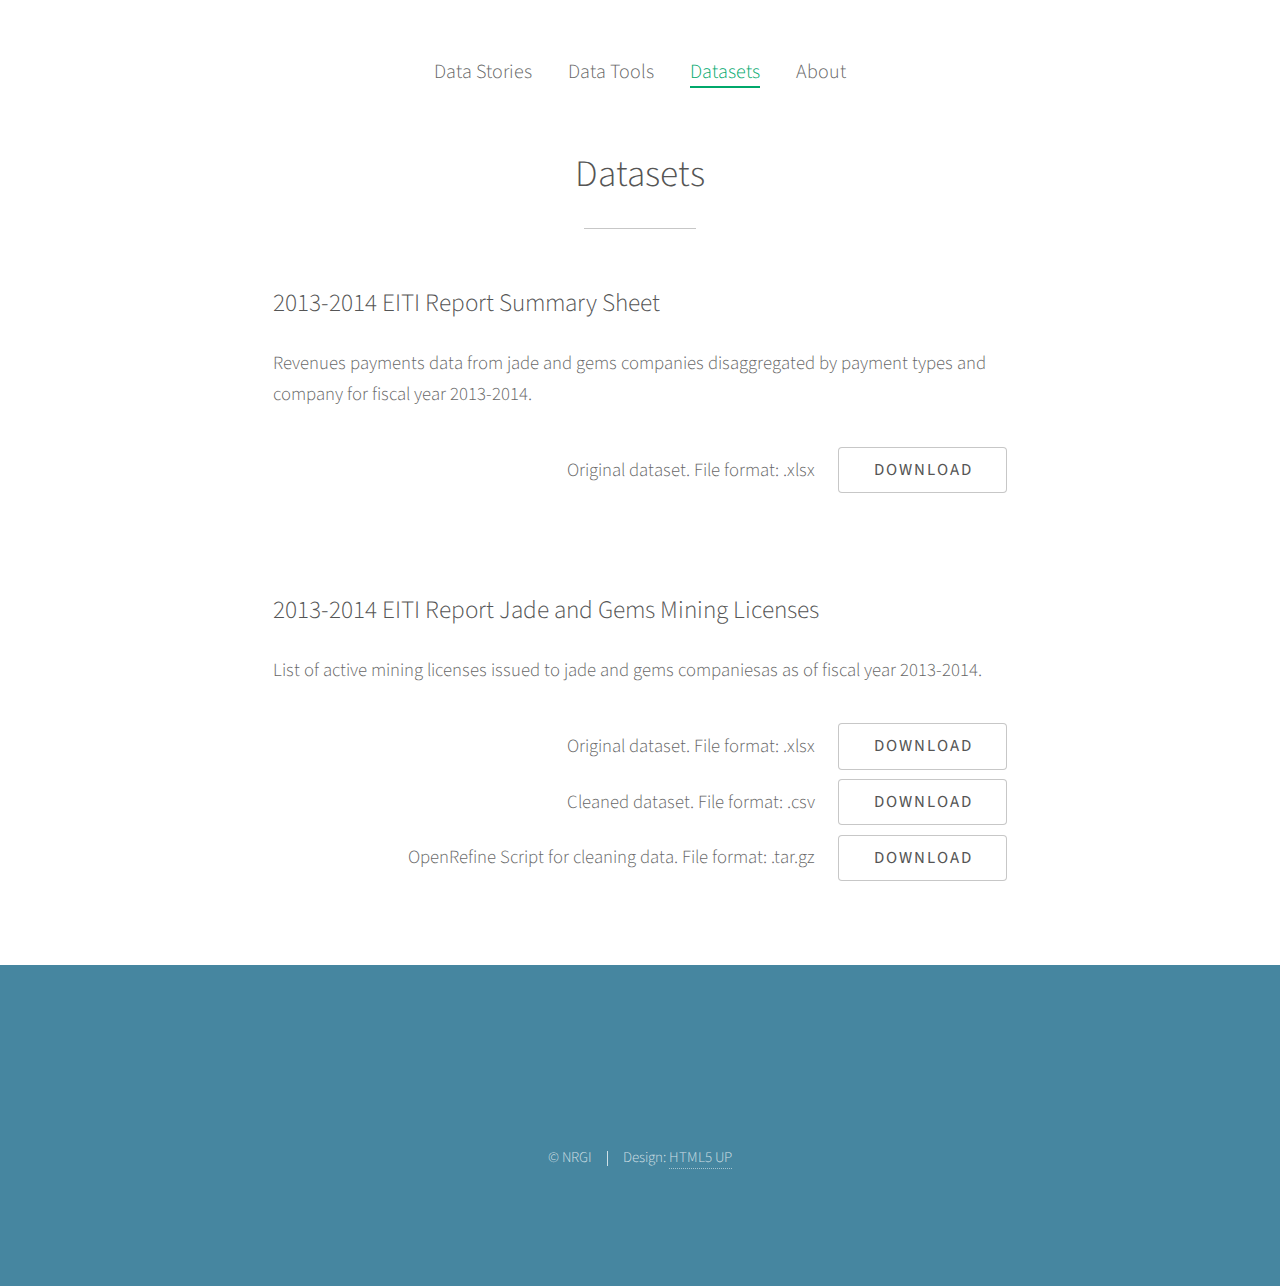
<file: html5up-photon/datasets.html>
<!DOCTYPE HTML>
<!--
	Photon by HTML5 UP
	html5up.net | @ajlkn
	Free for personal and commercial use under the CCA 3.0 license (html5up.net/license)
-->
<html>
	<head>
		<title>Open Jade Data</title>
		<meta charset="utf-8" />
		<meta name="viewport" content="width=device-width, initial-scale=1" />
		<!--[if lte IE 8]><script src="assets/js/ie/html5shiv.js"></script><![endif]-->
		<link rel="stylesheet" href="assets/css/main.css" />
		<!--[if lte IE 8]><link rel="stylesheet" href="assets/css/ie8.css" /><![endif]-->
		<!--[if lte IE 9]><link rel="stylesheet" href="assets/css/ie9.css" /><![endif]-->
	</head>
	<body>


		<!-- Three -->
			<section id="three" class="main style1 special lesspadding">
        <div id="navbar" class="major">
<!--          <a class="active" href="/index.html#header">Home</a>-->
          <a href="https://yanoak.github.io/Myanmar-Jade-Data-Portal-Stories/index.html#three">Data Stories</a>
          <a href="https://yanoak.github.io/Myanmar-Jade-Data-Portal-Stories/tools.html">Data Tools</a>
          <a class="active" href="https://yanoak.github.io/Myanmar-Jade-Data-Portal-Stories/datasets.html">Datasets</a>
          <a href="https://yanoak.github.io/Myanmar-Jade-Data-Portal-Stories/about.html">About</a>
        </div>
        <br /><br />
				<div class="container">
					<header class="major">
						<h2>Datasets</h2>
					</header>
<!--					<p>Ante nunc accumsan et aclacus nascetur ac ante amet sapien sed.</p>-->
					<div class="row 100%">
          <div class="2u 0u$(medium) dataset">
            &nbsp;
          </div>
						<div class="8u 12u$(medium) dataset">
							<h3>2013-2014 EITI Report Summary Sheet</h3>
							<p >Revenues payments data from jade and gems companies disaggregated by payment types and company for fiscal year 2013-2014.</p>
							<ul class="actions downloadbutton">
								<li>Original dataset. File format: .xlsx</li>
                <li><a href="data/FY2013-2014%20Myanmar%20Summary_san.xlsx" class="button">Download</a></li>
							</ul>
						</div>
          </div>
          <div class="row 100%">
            </br></br>
          </div>
          <div class="row 100%">
          <div class="2u 0u$(medium) dataset">
            &nbsp;
          </div>
          <div class="8u 12u$(medium) dataset">
            <h3>2013-2014 EITI Report Jade and Gems Mining Licenses</h3>
            <p>List of active mining licenses issued to jade and gems companiesas as of fiscal year 2013-2014.</p>
            <ul class="actions downloadbutton">
						  <li>Original dataset. File format: .xlsx</li>
              <li><a href="data/2013-14_meiti_report_appendix_10_11.xlsx" class="button">Download</a></li>
            </ul>
            <ul class="actions downloadbutton">
						  <li>Cleaned dataset. File format: .csv</li>
              <li><a href="data/2013-14_Annex_10-Register_of_Licenses-gems_and_jade_CLEAN.csv" class="button">Download</a></li>
            </ul>
            <ul class="actions downloadbutton">
						  <li>OpenRefine Script for cleaning data. File format: .tar.gz</li>
              <li><a href="data/2013-14_Annex_10-Register_of_Licenses-gems_and_jade.openrefine.tar.gz" class="button">Download</a></li>
            </ul>
          </div>
        </div>
					</div>
				</div>
			</section>

		<!-- Four -->
<!--
			<section id="four" class="main style2 special">
				<div class="container">
					<header class="major">
						<h2>Ipsum feugiat consequat?</h2>
					</header>
					<p>Sed lacus nascetur ac ante amet sapien.</p>
					<ul class="actions uniform">
						<li><a href="#" class="button special">Sign Up</a></li>
						<li><a href="#" class="button">Learn More</a></li>
					</ul>
				</div>
			</section>
-->

		<!-- Five -->
		<!--
			<section id="five" class="main style1">
				<div class="container">
					<header class="major special">
						<h2>Elements</h2>
					</header>

					<section>
						<h4>Text</h4>
						<p>This is <b>bold</b> and this is <strong>strong</strong>. This is <i>italic</i> and this is <em>emphasized</em>.
						This is <sup>superscript</sup> text and this is <sub>subscript</sub> text.
						This is <u>underlined</u> and this is code: <code>for (;;) { ... }</code>. Finally, <a href="#">this is a link</a>.</p>
						<hr />
						<header>
							<h4>Heading with a Subtitle</h4>
							<p>Lorem ipsum dolor sit amet nullam id egestas urna aliquam</p>
						</header>
						<p>Nunc lacinia ante nunc ac lobortis. Interdum adipiscing gravida odio porttitor sem non mi integer non faucibus ornare mi ut ante amet placerat aliquet. Volutpat eu sed ante lacinia sapien lorem accumsan varius montes viverra nibh in adipiscing blandit tempus accumsan.</p>
						<header>
							<h5>Heading with a Subtitle</h5>
							<p>Lorem ipsum dolor sit amet nullam id egestas urna aliquam</p>
						</header>
						<p>Nunc lacinia ante nunc ac lobortis. Interdum adipiscing gravida odio porttitor sem non mi integer non faucibus ornare mi ut ante amet placerat aliquet. Volutpat eu sed ante lacinia sapien lorem accumsan varius montes viverra nibh in adipiscing blandit tempus accumsan.</p>
						<hr />
						<h2>Heading Level 2</h2>
						<h3>Heading Level 3</h3>
						<h4>Heading Level 4</h4>
						<h5>Heading Level 5</h5>
						<h6>Heading Level 6</h6>
						<hr />
						<h5>Blockquote</h5>
						<blockquote>Fringilla nisl. Donec accumsan interdum nisi, quis tincidunt felis sagittis eget tempus euismod. Vestibulum ante ipsum primis in faucibus vestibulum. Blandit adipiscing eu felis iaculis volutpat ac adipiscing accumsan faucibus. Vestibulum ante ipsum primis in faucibus lorem ipsum dolor sit amet nullam adipiscing eu felis.</blockquote>
						<h5>Preformatted</h5>
						<pre><code>i = 0;

while (!deck.isInOrder()) {
print 'Iteration ' + i;
deck.shuffle();
i++;
}

print 'It took ' + i + ' iterations to sort the deck.';</code></pre>
					</section>

					<section>
						<h4>Lists</h4>
						<div class="row">
							<div class="6u 12u$(medium)">
								<h5>Unordered</h5>
								<ul>
									<li>Dolor pulvinar etiam.</li>
									<li>Sagittis adipiscing.</li>
									<li>Felis enim feugiat.</li>
								</ul>
								<h5>Alternate</h5>
								<ul class="alt">
									<li>Dolor pulvinar etiam.</li>
									<li>Sagittis adipiscing.</li>
									<li>Felis enim feugiat.</li>
								</ul>
							</div>
							<div class="6u$ 12u$(medium)">
								<h5>Ordered</h5>
								<ol>
									<li>Dolor pulvinar etiam.</li>
									<li>Etiam vel felis viverra.</li>
									<li>Felis enim feugiat.</li>
									<li>Dolor pulvinar etiam.</li>
									<li>Etiam vel felis lorem.</li>
									<li>Felis enim et feugiat.</li>
								</ol>
								<h5>Icons</h5>
								<ul class="icons">
									<li><a href="#" class="icon fa-twitter"><span class="label">Twitter</span></a></li>
									<li><a href="#" class="icon fa-facebook"><span class="label">Facebook</span></a></li>
									<li><a href="#" class="icon fa-instagram"><span class="label">Instagram</span></a></li>
									<li><a href="#" class="icon fa-github"><span class="label">Github</span></a></li>
								</ul>
							</div>
						</div>
						<h5>Actions</h5>
						<div class="row">
							<div class="6u 12u$(medium)">
								<ul class="actions">
									<li><a href="#" class="button special">Default</a></li>
									<li><a href="#" class="button">Default</a></li>
								</ul>
								<ul class="actions small">
									<li><a href="#" class="button special small">Small</a></li>
									<li><a href="#" class="button small">Small</a></li>
								</ul>
								<ul class="actions vertical">
									<li><a href="#" class="button special">Default</a></li>
									<li><a href="#" class="button">Default</a></li>
								</ul>
								<ul class="actions vertical small">
									<li><a href="#" class="button special small">Small</a></li>
									<li><a href="#" class="button small">Small</a></li>
								</ul>
							</div>
							<div class="6u 12u$(medium)">
								<ul class="actions vertical">
									<li><a href="#" class="button special fit">Default</a></li>
									<li><a href="#" class="button fit">Default</a></li>
								</ul>
								<ul class="actions vertical small">
									<li><a href="#" class="button special small fit">Small</a></li>
									<li><a href="#" class="button small fit">Small</a></li>
								</ul>
							</div>
						</div>
					</section>

					<section>
						<h4>Table</h4>
						<h5>Default</h5>
						<div class="table-wrapper">
							<table>
								<thead>
									<tr>
										<th>Name</th>
										<th>Description</th>
										<th>Price</th>
									</tr>
								</thead>
								<tbody>
									<tr>
										<td>Item One</td>
										<td>Ante turpis integer aliquet porttitor.</td>
										<td>29.99</td>
									</tr>
									<tr>
										<td>Item Two</td>
										<td>Vis ac commodo adipiscing arcu aliquet.</td>
										<td>19.99</td>
									</tr>
									<tr>
										<td>Item Three</td>
										<td> Morbi faucibus arcu accumsan lorem.</td>
										<td>29.99</td>
									</tr>
									<tr>
										<td>Item Four</td>
										<td>Vitae integer tempus condimentum.</td>
										<td>19.99</td>
									</tr>
									<tr>
										<td>Item Five</td>
										<td>Ante turpis integer aliquet porttitor.</td>
										<td>29.99</td>
									</tr>
								</tbody>
								<tfoot>
									<tr>
										<td colspan="2"></td>
										<td>100.00</td>
									</tr>
								</tfoot>
							</table>
						</div>

						<h5>Alternate</h5>
						<div class="table-wrapper">
							<table class="alt">
								<thead>
									<tr>
										<th>Name</th>
										<th>Description</th>
										<th>Price</th>
									</tr>
								</thead>
								<tbody>
									<tr>
										<td>Item One</td>
										<td>Ante turpis integer aliquet porttitor.</td>
										<td>29.99</td>
									</tr>
									<tr>
										<td>Item Two</td>
										<td>Vis ac commodo adipiscing arcu aliquet.</td>
										<td>19.99</td>
									</tr>
									<tr>
										<td>Item Three</td>
										<td> Morbi faucibus arcu accumsan lorem.</td>
										<td>29.99</td>
									</tr>
									<tr>
										<td>Item Four</td>
										<td>Vitae integer tempus condimentum.</td>
										<td>19.99</td>
									</tr>
									<tr>
										<td>Item Five</td>
										<td>Ante turpis integer aliquet porttitor.</td>
										<td>29.99</td>
									</tr>
								</tbody>
								<tfoot>
									<tr>
										<td colspan="2"></td>
										<td>100.00</td>
									</tr>
								</tfoot>
							</table>
						</div>
					</section>

					<section>
						<h4>Buttons</h4>
						<ul class="actions">
							<li><a href="#" class="button special">Special</a></li>
							<li><a href="#" class="button">Default</a></li>
						</ul>
						<ul class="actions">
							<li><a href="#" class="button big">Big</a></li>
							<li><a href="#" class="button">Default</a></li>
							<li><a href="#" class="button small">Small</a></li>
						</ul>
						<ul class="actions fit">
							<li><a href="#" class="button fit">Fit</a></li>
							<li><a href="#" class="button special fit">Fit</a></li>
							<li><a href="#" class="button fit">Fit</a></li>
						</ul>
						<ul class="actions fit small">
							<li><a href="#" class="button special fit small">Fit + Small</a></li>
							<li><a href="#" class="button fit small">Fit + Small</a></li>
							<li><a href="#" class="button special fit small">Fit + Small</a></li>
						</ul>
						<ul class="actions">
							<li><a href="#" class="button special icon fa-download">Icon</a></li>
							<li><a href="#" class="button icon fa-download">Icon</a></li>
						</ul>
						<ul class="actions">
							<li><span class="button special disabled">Disabled</span></li>
							<li><span class="button disabled">Disabled</span></li>
						</ul>
					</section>

					<section>
						<h4>Form</h4>
						<form method="post" action="#">
							<div class="row uniform 50%">
								<div class="6u 12u$(xsmall)">
									<input type="text" name="demo-name" id="demo-name" value="" placeholder="Name" />
								</div>
								<div class="6u$ 12u$(xsmall)">
									<input type="email" name="demo-email" id="demo-email" value="" placeholder="Email" />
								</div>
								<div class="12u$">
									<div class="select-wrapper">
										<select name="demo-category" id="demo-category">
											<option value="">- Category -</option>
											<option value="1">Manufacturing</option>
											<option value="1">Shipping</option>
											<option value="1">Administration</option>
											<option value="1">Human Resources</option>
										</select>
									</div>
								</div>
								<div class="4u 12u$(small)">
									<input type="radio" id="demo-priority-low" name="demo-priority" checked>
									<label for="demo-priority-low">Low</label>
								</div>
								<div class="4u 12u$(small)">
									<input type="radio" id="demo-priority-normal" name="demo-priority">
									<label for="demo-priority-normal">Normal</label>
								</div>
								<div class="4u$ 12u$(small)">
									<input type="radio" id="demo-priority-high" name="demo-priority">
									<label for="demo-priority-high">High</label>
								</div>
								<div class="6u 12u$(small)">
									<input type="checkbox" id="demo-copy" name="demo-copy">
									<label for="demo-copy">Email me a copy</label>
								</div>
								<div class="6u$ 12u$(small)">
									<input type="checkbox" id="demo-human" name="demo-human" checked>
									<label for="demo-human">Not a robot</label>
								</div>
								<div class="12u$">
									<textarea name="demo-message" id="demo-message" placeholder="Enter your message" rows="6"></textarea>
								</div>
								<div class="12u$">
									<ul class="actions">
										<li><input type="submit" value="Send Message" class="special" /></li>
										<li><input type="reset" value="Reset" /></li>
									</ul>
								</div>
							</div>
						</form>
					</section>

					<section>
						<h4>Image</h4>
						<h5>Fit</h5>
						<div class="box alt">
							<div class="row uniform 50%">
								<div class="12u"><span class="image fit"><img src="images/pic06.jpg" alt="" /></span></div>
								<div class="4u"><span class="image fit"><img src="images/pic02.jpg" alt="" /></span></div>
								<div class="4u"><span class="image fit"><img src="images/pic03.jpg" alt="" /></span></div>
								<div class="4u"><span class="image fit"><img src="images/pic04.jpg" alt="" /></span></div>
								<div class="4u"><span class="image fit"><img src="images/pic03.jpg" alt="" /></span></div>
								<div class="4u"><span class="image fit"><img src="images/pic04.jpg" alt="" /></span></div>
								<div class="4u"><span class="image fit"><img src="images/pic02.jpg" alt="" /></span></div>
								<div class="4u"><span class="image fit"><img src="images/pic04.jpg" alt="" /></span></div>
								<div class="4u"><span class="image fit"><img src="images/pic02.jpg" alt="" /></span></div>
								<div class="4u"><span class="image fit"><img src="images/pic03.jpg" alt="" /></span></div>
							</div>
						</div>
						<h5>Left &amp; Right</h5>
						<p><span class="image left"><img src="images/pic05.jpg" alt="" /></span>Fringilla nisl. Donec accumsan interdum nisi, quis tincidunt felis sagittis eget. tempus euismod. Vestibulum ante ipsum primis in faucibus vestibulum. Blandit adipiscing eu felis iaculis volutpat ac adipiscing accumsan eu faucibus. Integer ac pellentesque praesent tincidunt felis sagittis eget. tempus euismod. Vestibulum ante ipsum primis in faucibus vestibulum. Blandit adipiscing eu felis iaculis volutpat ac adipiscing accumsan eu faucibus. Integer ac pellentesque praesent. Donec accumsan interdum nisi, quis tincidunt felis sagittis eget. tempus euismod. Vestibulum ante ipsum primis in faucibus vestibulum. Blandit adipiscing eu felis iaculis volutpat ac adipiscing accumsan eu faucibus. Integer ac pellentesque praesent tincidunt felis sagittis eget. tempus euismod. Vestibulum ante ipsum primis in faucibus vestibulum. Blandit adipiscing eu felis iaculis volutpat ac adipiscing accumsan eu faucibus. Integer ac pellentesque praesent. Blandit adipiscing eu felis iaculis volutpat ac adipiscing accumsan eu faucibus. Integer ac pellentesque praesent tincidunt felis sagittis eget. tempus euismod. Vestibulum ante ipsum primis in faucibus vestibulum. Blandit adipiscing eu felis iaculis volutpat ac adipiscing accumsan eu faucibus. Integer ac pellentesque praesent.</p>
						<p><span class="image right"><img src="images/pic05.jpg" alt="" /></span>Fringilla nisl. Donec accumsan interdum nisi, quis tincidunt felis sagittis eget. tempus euismod. Vestibulum ante ipsum primis in faucibus vestibulum. Blandit adipiscing eu felis iaculis volutpat ac adipiscing accumsan eu faucibus. Integer ac pellentesque praesent tincidunt felis sagittis eget. tempus euismod. Vestibulum ante ipsum primis in faucibus vestibulum. Blandit adipiscing eu felis iaculis volutpat ac adipiscing accumsan eu faucibus. Integer ac pellentesque praesent. Donec accumsan interdum nisi, quis tincidunt felis sagittis eget. tempus euismod. Vestibulum ante ipsum primis in faucibus vestibulum. Blandit adipiscing eu felis iaculis volutpat ac adipiscing accumsan eu faucibus. Integer ac pellentesque praesent tincidunt felis sagittis eget. tempus euismod. Vestibulum ante ipsum primis in faucibus vestibulum. Blandit adipiscing eu felis iaculis volutpat ac adipiscing accumsan eu faucibus. Integer ac pellentesque praesent. Blandit adipiscing eu felis iaculis volutpat ac adipiscing accumsan eu faucibus. Integer ac pellentesque praesent tincidunt felis sagittis eget. tempus euismod. Vestibulum ante ipsum primis in faucibus vestibulum. Blandit adipiscing eu felis iaculis volutpat ac adipiscing accumsan eu faucibus. Integer ac pellentesque praesent.</p>
					</section>

				</div>
			</section>
		-->

		<!-- Footer -->
			<section id="footer">
				<ul class="icons">
					<li><a href="#" class="icon alt fa-twitter"><span class="label">Twitter</span></a></li>
					<li><a href="#" class="icon alt fa-facebook"><span class="label">Facebook</span></a></li>
					<li><a href="#" class="icon alt fa-instagram"><span class="label">Instagram</span></a></li>
					<li><a href="#" class="icon alt fa-github"><span class="label">GitHub</span></a></li>
					<li><a href="#" class="icon alt fa-envelope"><span class="label">Email</span></a></li>
				</ul>
				<ul class="copyright">
					<li>&copy; NRGI</li><li>Design: <a href="http://html5up.net">HTML5 UP</a></li>
				</ul>
			</section>

		<!-- Scripts -->
			<script src="assets/js/jquery.min.js"></script>
			<script src="assets/js/jquery.scrolly.min.js"></script>
			<script src="assets/js/skel.min.js"></script>
			<script src="assets/js/util.js"></script>
			<!--[if lte IE 8]><script src="assets/js/ie/respond.min.js"></script><![endif]-->
			<script src="assets/js/main.js"></script>
			<script src="assets/js/stickynav.js"></script>

	</body>
</html>
</file>
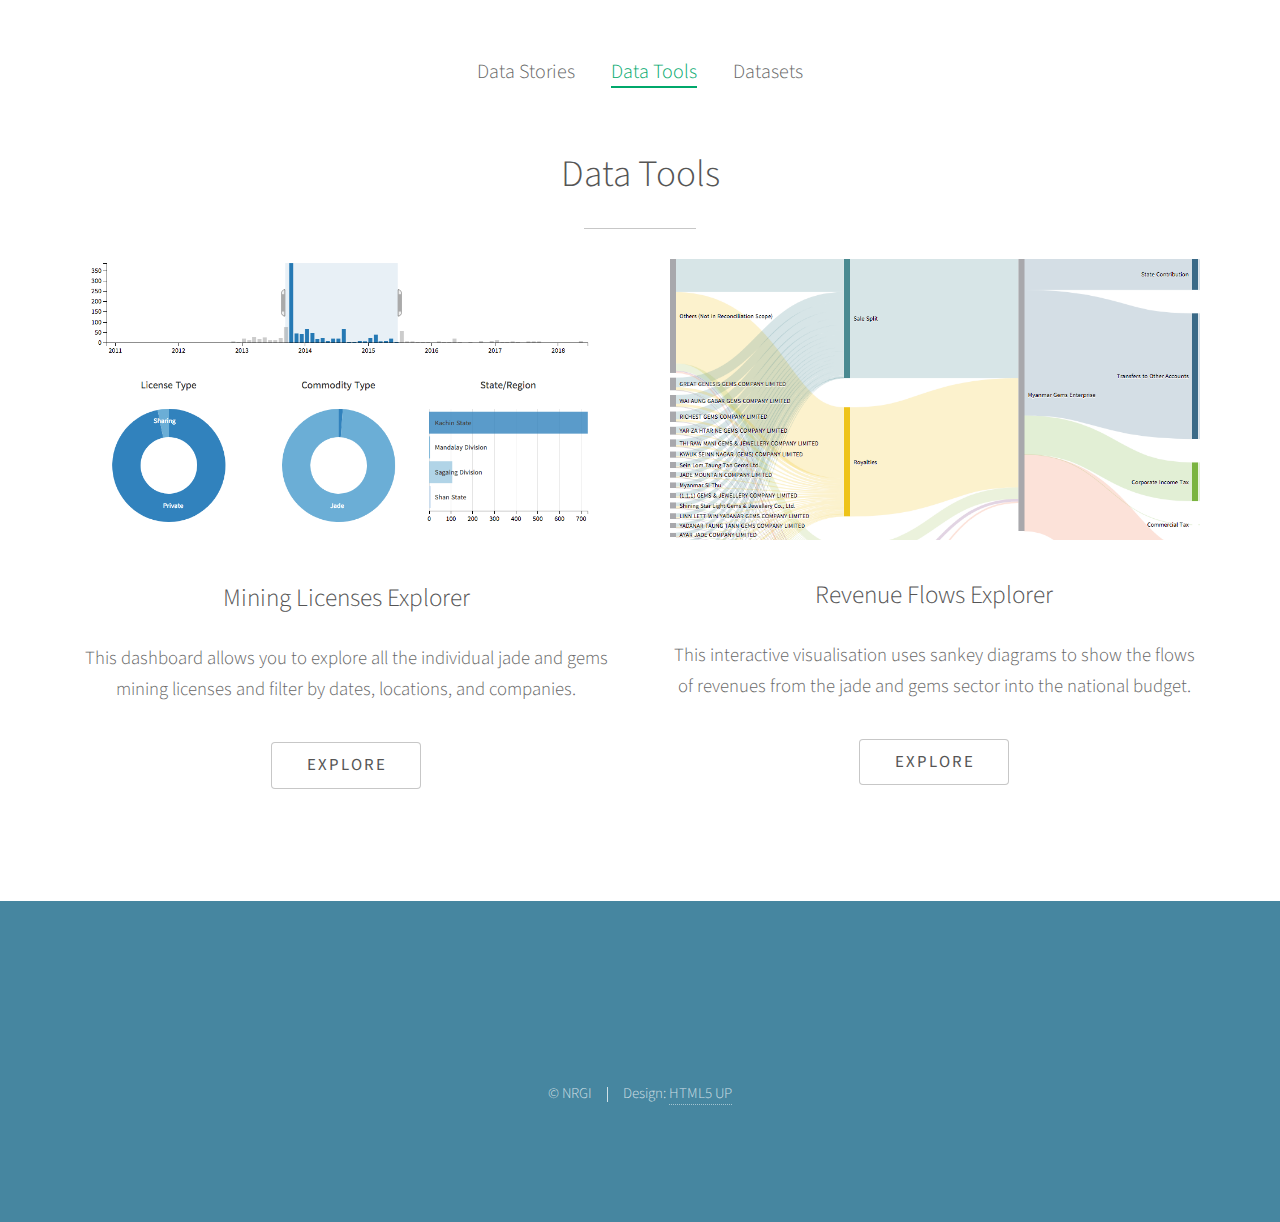
<file: html5up-photon/tools.html>
<!DOCTYPE HTML>
<!--
	Photon by HTML5 UP
	html5up.net | @ajlkn
	Free for personal and commercial use under the CCA 3.0 license (html5up.net/license)
-->
<html>
	<head>
		<title>Open Jade Data</title>
		<meta charset="utf-8" />
		<meta name="viewport" content="width=device-width, initial-scale=1" />
		<!--[if lte IE 8]><script src="assets/js/ie/html5shiv.js"></script><![endif]-->
		<link rel="stylesheet" href="assets/css/main.css" />
		<!--[if lte IE 8]><link rel="stylesheet" href="assets/css/ie8.css" /><![endif]-->
		<!--[if lte IE 9]><link rel="stylesheet" href="assets/css/ie9.css" /><![endif]-->
	</head>
	<body>


		<!-- Three -->
			<section id="three" class="main style1 special lesspadding">
        <div id="navbar" class="major">
<!--          <a class="active" href="/index.html#header">Home</a>-->
          <a href="/index.html#three">Data Stories</a>
          <a class="active" href="/tools.html">Data Tools</a>
          <a href="/datasets.html">Datasets</a>
        </div>
        <br /><br />
				<div class="container">
					<header class="major">
						<h2>Data Tools</h2>
					</header>
<!--					<p>Ante nunc accumsan et aclacus nascetur ac ante amet sapien sed.</p>-->
					<div class="row 150%">
						<div class="6u 12u$(medium)">
              <span class="image fit"><a href="https://openjadedata.org/tools/licenses-explorer/"><img src="images/licenses-screenshot.png" alt=""/></a></span>
							<h3>Mining Licenses Explorer</h3>
							<p>This dashboard allows you to explore all the individual jade and gems mining licenses and filter by dates, locations, and companies.</p>
							<ul class="actions">
								<li><a href="https://openjadedata.org/tools/licenses-explorer/" class="button">Explore</a></li>
							</ul>
						</div>
            
            
						<div class="6u 12u$(medium)">
							<span class="image fit"><a href="http://staging.openjadedata.org/tools/revenues-explorer/"><img src="images/revenues-screenshot.png" alt=""/></a></span>
							<h3>Revenue Flows Explorer</h3>
							<p>This interactive visualisation uses sankey diagrams to show the flows of revenues from the jade and gems sector into the national budget.</p>
							<ul class="actions">
<!--								<li><a href="#" class="button">Coming Soon</a></li>-->
                <li><a href="http://staging.openjadedata.org/tools/revenues-explorer/" class="button">Explore</a></li>
							</ul>
						</div>
						</div>
					</div>
				</div>
			</section>

		<!-- Four -->
<!--
			<section id="four" class="main style2 special">
				<div class="container">
					<header class="major">
						<h2>Ipsum feugiat consequat?</h2>
					</header>
					<p>Sed lacus nascetur ac ante amet sapien.</p>
					<ul class="actions uniform">
						<li><a href="#" class="button special">Sign Up</a></li>
						<li><a href="#" class="button">Learn More</a></li>
					</ul>
				</div>
			</section>
-->

		<!-- Five -->
		<!--
			<section id="five" class="main style1">
				<div class="container">
					<header class="major special">
						<h2>Elements</h2>
					</header>

					<section>
						<h4>Text</h4>
						<p>This is <b>bold</b> and this is <strong>strong</strong>. This is <i>italic</i> and this is <em>emphasized</em>.
						This is <sup>superscript</sup> text and this is <sub>subscript</sub> text.
						This is <u>underlined</u> and this is code: <code>for (;;) { ... }</code>. Finally, <a href="#">this is a link</a>.</p>
						<hr />
						<header>
							<h4>Heading with a Subtitle</h4>
							<p>Lorem ipsum dolor sit amet nullam id egestas urna aliquam</p>
						</header>
						<p>Nunc lacinia ante nunc ac lobortis. Interdum adipiscing gravida odio porttitor sem non mi integer non faucibus ornare mi ut ante amet placerat aliquet. Volutpat eu sed ante lacinia sapien lorem accumsan varius montes viverra nibh in adipiscing blandit tempus accumsan.</p>
						<header>
							<h5>Heading with a Subtitle</h5>
							<p>Lorem ipsum dolor sit amet nullam id egestas urna aliquam</p>
						</header>
						<p>Nunc lacinia ante nunc ac lobortis. Interdum adipiscing gravida odio porttitor sem non mi integer non faucibus ornare mi ut ante amet placerat aliquet. Volutpat eu sed ante lacinia sapien lorem accumsan varius montes viverra nibh in adipiscing blandit tempus accumsan.</p>
						<hr />
						<h2>Heading Level 2</h2>
						<h3>Heading Level 3</h3>
						<h4>Heading Level 4</h4>
						<h5>Heading Level 5</h5>
						<h6>Heading Level 6</h6>
						<hr />
						<h5>Blockquote</h5>
						<blockquote>Fringilla nisl. Donec accumsan interdum nisi, quis tincidunt felis sagittis eget tempus euismod. Vestibulum ante ipsum primis in faucibus vestibulum. Blandit adipiscing eu felis iaculis volutpat ac adipiscing accumsan faucibus. Vestibulum ante ipsum primis in faucibus lorem ipsum dolor sit amet nullam adipiscing eu felis.</blockquote>
						<h5>Preformatted</h5>
						<pre><code>i = 0;

while (!deck.isInOrder()) {
print 'Iteration ' + i;
deck.shuffle();
i++;
}

print 'It took ' + i + ' iterations to sort the deck.';</code></pre>
					</section>

					<section>
						<h4>Lists</h4>
						<div class="row">
							<div class="6u 12u$(medium)">
								<h5>Unordered</h5>
								<ul>
									<li>Dolor pulvinar etiam.</li>
									<li>Sagittis adipiscing.</li>
									<li>Felis enim feugiat.</li>
								</ul>
								<h5>Alternate</h5>
								<ul class="alt">
									<li>Dolor pulvinar etiam.</li>
									<li>Sagittis adipiscing.</li>
									<li>Felis enim feugiat.</li>
								</ul>
							</div>
							<div class="6u$ 12u$(medium)">
								<h5>Ordered</h5>
								<ol>
									<li>Dolor pulvinar etiam.</li>
									<li>Etiam vel felis viverra.</li>
									<li>Felis enim feugiat.</li>
									<li>Dolor pulvinar etiam.</li>
									<li>Etiam vel felis lorem.</li>
									<li>Felis enim et feugiat.</li>
								</ol>
								<h5>Icons</h5>
								<ul class="icons">
									<li><a href="#" class="icon fa-twitter"><span class="label">Twitter</span></a></li>
									<li><a href="#" class="icon fa-facebook"><span class="label">Facebook</span></a></li>
									<li><a href="#" class="icon fa-instagram"><span class="label">Instagram</span></a></li>
									<li><a href="#" class="icon fa-github"><span class="label">Github</span></a></li>
								</ul>
							</div>
						</div>
						<h5>Actions</h5>
						<div class="row">
							<div class="6u 12u$(medium)">
								<ul class="actions">
									<li><a href="#" class="button special">Default</a></li>
									<li><a href="#" class="button">Default</a></li>
								</ul>
								<ul class="actions small">
									<li><a href="#" class="button special small">Small</a></li>
									<li><a href="#" class="button small">Small</a></li>
								</ul>
								<ul class="actions vertical">
									<li><a href="#" class="button special">Default</a></li>
									<li><a href="#" class="button">Default</a></li>
								</ul>
								<ul class="actions vertical small">
									<li><a href="#" class="button special small">Small</a></li>
									<li><a href="#" class="button small">Small</a></li>
								</ul>
							</div>
							<div class="6u 12u$(medium)">
								<ul class="actions vertical">
									<li><a href="#" class="button special fit">Default</a></li>
									<li><a href="#" class="button fit">Default</a></li>
								</ul>
								<ul class="actions vertical small">
									<li><a href="#" class="button special small fit">Small</a></li>
									<li><a href="#" class="button small fit">Small</a></li>
								</ul>
							</div>
						</div>
					</section>

					<section>
						<h4>Table</h4>
						<h5>Default</h5>
						<div class="table-wrapper">
							<table>
								<thead>
									<tr>
										<th>Name</th>
										<th>Description</th>
										<th>Price</th>
									</tr>
								</thead>
								<tbody>
									<tr>
										<td>Item One</td>
										<td>Ante turpis integer aliquet porttitor.</td>
										<td>29.99</td>
									</tr>
									<tr>
										<td>Item Two</td>
										<td>Vis ac commodo adipiscing arcu aliquet.</td>
										<td>19.99</td>
									</tr>
									<tr>
										<td>Item Three</td>
										<td> Morbi faucibus arcu accumsan lorem.</td>
										<td>29.99</td>
									</tr>
									<tr>
										<td>Item Four</td>
										<td>Vitae integer tempus condimentum.</td>
										<td>19.99</td>
									</tr>
									<tr>
										<td>Item Five</td>
										<td>Ante turpis integer aliquet porttitor.</td>
										<td>29.99</td>
									</tr>
								</tbody>
								<tfoot>
									<tr>
										<td colspan="2"></td>
										<td>100.00</td>
									</tr>
								</tfoot>
							</table>
						</div>

						<h5>Alternate</h5>
						<div class="table-wrapper">
							<table class="alt">
								<thead>
									<tr>
										<th>Name</th>
										<th>Description</th>
										<th>Price</th>
									</tr>
								</thead>
								<tbody>
									<tr>
										<td>Item One</td>
										<td>Ante turpis integer aliquet porttitor.</td>
										<td>29.99</td>
									</tr>
									<tr>
										<td>Item Two</td>
										<td>Vis ac commodo adipiscing arcu aliquet.</td>
										<td>19.99</td>
									</tr>
									<tr>
										<td>Item Three</td>
										<td> Morbi faucibus arcu accumsan lorem.</td>
										<td>29.99</td>
									</tr>
									<tr>
										<td>Item Four</td>
										<td>Vitae integer tempus condimentum.</td>
										<td>19.99</td>
									</tr>
									<tr>
										<td>Item Five</td>
										<td>Ante turpis integer aliquet porttitor.</td>
										<td>29.99</td>
									</tr>
								</tbody>
								<tfoot>
									<tr>
										<td colspan="2"></td>
										<td>100.00</td>
									</tr>
								</tfoot>
							</table>
						</div>
					</section>

					<section>
						<h4>Buttons</h4>
						<ul class="actions">
							<li><a href="#" class="button special">Special</a></li>
							<li><a href="#" class="button">Default</a></li>
						</ul>
						<ul class="actions">
							<li><a href="#" class="button big">Big</a></li>
							<li><a href="#" class="button">Default</a></li>
							<li><a href="#" class="button small">Small</a></li>
						</ul>
						<ul class="actions fit">
							<li><a href="#" class="button fit">Fit</a></li>
							<li><a href="#" class="button special fit">Fit</a></li>
							<li><a href="#" class="button fit">Fit</a></li>
						</ul>
						<ul class="actions fit small">
							<li><a href="#" class="button special fit small">Fit + Small</a></li>
							<li><a href="#" class="button fit small">Fit + Small</a></li>
							<li><a href="#" class="button special fit small">Fit + Small</a></li>
						</ul>
						<ul class="actions">
							<li><a href="#" class="button special icon fa-download">Icon</a></li>
							<li><a href="#" class="button icon fa-download">Icon</a></li>
						</ul>
						<ul class="actions">
							<li><span class="button special disabled">Disabled</span></li>
							<li><span class="button disabled">Disabled</span></li>
						</ul>
					</section>

					<section>
						<h4>Form</h4>
						<form method="post" action="#">
							<div class="row uniform 50%">
								<div class="6u 12u$(xsmall)">
									<input type="text" name="demo-name" id="demo-name" value="" placeholder="Name" />
								</div>
								<div class="6u$ 12u$(xsmall)">
									<input type="email" name="demo-email" id="demo-email" value="" placeholder="Email" />
								</div>
								<div class="12u$">
									<div class="select-wrapper">
										<select name="demo-category" id="demo-category">
											<option value="">- Category -</option>
											<option value="1">Manufacturing</option>
											<option value="1">Shipping</option>
											<option value="1">Administration</option>
											<option value="1">Human Resources</option>
										</select>
									</div>
								</div>
								<div class="4u 12u$(small)">
									<input type="radio" id="demo-priority-low" name="demo-priority" checked>
									<label for="demo-priority-low">Low</label>
								</div>
								<div class="4u 12u$(small)">
									<input type="radio" id="demo-priority-normal" name="demo-priority">
									<label for="demo-priority-normal">Normal</label>
								</div>
								<div class="4u$ 12u$(small)">
									<input type="radio" id="demo-priority-high" name="demo-priority">
									<label for="demo-priority-high">High</label>
								</div>
								<div class="6u 12u$(small)">
									<input type="checkbox" id="demo-copy" name="demo-copy">
									<label for="demo-copy">Email me a copy</label>
								</div>
								<div class="6u$ 12u$(small)">
									<input type="checkbox" id="demo-human" name="demo-human" checked>
									<label for="demo-human">Not a robot</label>
								</div>
								<div class="12u$">
									<textarea name="demo-message" id="demo-message" placeholder="Enter your message" rows="6"></textarea>
								</div>
								<div class="12u$">
									<ul class="actions">
										<li><input type="submit" value="Send Message" class="special" /></li>
										<li><input type="reset" value="Reset" /></li>
									</ul>
								</div>
							</div>
						</form>
					</section>

					<section>
						<h4>Image</h4>
						<h5>Fit</h5>
						<div class="box alt">
							<div class="row uniform 50%">
								<div class="12u"><span class="image fit"><img src="images/pic06.jpg" alt="" /></span></div>
								<div class="4u"><span class="image fit"><img src="images/pic02.jpg" alt="" /></span></div>
								<div class="4u"><span class="image fit"><img src="images/pic03.jpg" alt="" /></span></div>
								<div class="4u"><span class="image fit"><img src="images/pic04.jpg" alt="" /></span></div>
								<div class="4u"><span class="image fit"><img src="images/pic03.jpg" alt="" /></span></div>
								<div class="4u"><span class="image fit"><img src="images/pic04.jpg" alt="" /></span></div>
								<div class="4u"><span class="image fit"><img src="images/pic02.jpg" alt="" /></span></div>
								<div class="4u"><span class="image fit"><img src="images/pic04.jpg" alt="" /></span></div>
								<div class="4u"><span class="image fit"><img src="images/pic02.jpg" alt="" /></span></div>
								<div class="4u"><span class="image fit"><img src="images/pic03.jpg" alt="" /></span></div>
							</div>
						</div>
						<h5>Left &amp; Right</h5>
						<p><span class="image left"><img src="images/pic05.jpg" alt="" /></span>Fringilla nisl. Donec accumsan interdum nisi, quis tincidunt felis sagittis eget. tempus euismod. Vestibulum ante ipsum primis in faucibus vestibulum. Blandit adipiscing eu felis iaculis volutpat ac adipiscing accumsan eu faucibus. Integer ac pellentesque praesent tincidunt felis sagittis eget. tempus euismod. Vestibulum ante ipsum primis in faucibus vestibulum. Blandit adipiscing eu felis iaculis volutpat ac adipiscing accumsan eu faucibus. Integer ac pellentesque praesent. Donec accumsan interdum nisi, quis tincidunt felis sagittis eget. tempus euismod. Vestibulum ante ipsum primis in faucibus vestibulum. Blandit adipiscing eu felis iaculis volutpat ac adipiscing accumsan eu faucibus. Integer ac pellentesque praesent tincidunt felis sagittis eget. tempus euismod. Vestibulum ante ipsum primis in faucibus vestibulum. Blandit adipiscing eu felis iaculis volutpat ac adipiscing accumsan eu faucibus. Integer ac pellentesque praesent. Blandit adipiscing eu felis iaculis volutpat ac adipiscing accumsan eu faucibus. Integer ac pellentesque praesent tincidunt felis sagittis eget. tempus euismod. Vestibulum ante ipsum primis in faucibus vestibulum. Blandit adipiscing eu felis iaculis volutpat ac adipiscing accumsan eu faucibus. Integer ac pellentesque praesent.</p>
						<p><span class="image right"><img src="images/pic05.jpg" alt="" /></span>Fringilla nisl. Donec accumsan interdum nisi, quis tincidunt felis sagittis eget. tempus euismod. Vestibulum ante ipsum primis in faucibus vestibulum. Blandit adipiscing eu felis iaculis volutpat ac adipiscing accumsan eu faucibus. Integer ac pellentesque praesent tincidunt felis sagittis eget. tempus euismod. Vestibulum ante ipsum primis in faucibus vestibulum. Blandit adipiscing eu felis iaculis volutpat ac adipiscing accumsan eu faucibus. Integer ac pellentesque praesent. Donec accumsan interdum nisi, quis tincidunt felis sagittis eget. tempus euismod. Vestibulum ante ipsum primis in faucibus vestibulum. Blandit adipiscing eu felis iaculis volutpat ac adipiscing accumsan eu faucibus. Integer ac pellentesque praesent tincidunt felis sagittis eget. tempus euismod. Vestibulum ante ipsum primis in faucibus vestibulum. Blandit adipiscing eu felis iaculis volutpat ac adipiscing accumsan eu faucibus. Integer ac pellentesque praesent. Blandit adipiscing eu felis iaculis volutpat ac adipiscing accumsan eu faucibus. Integer ac pellentesque praesent tincidunt felis sagittis eget. tempus euismod. Vestibulum ante ipsum primis in faucibus vestibulum. Blandit adipiscing eu felis iaculis volutpat ac adipiscing accumsan eu faucibus. Integer ac pellentesque praesent.</p>
					</section>

				</div>
			</section>
		-->

		<!-- Footer -->
			<section id="footer">
				<ul class="icons">
					<li><a href="#" class="icon alt fa-twitter"><span class="label">Twitter</span></a></li>
					<li><a href="#" class="icon alt fa-facebook"><span class="label">Facebook</span></a></li>
					<li><a href="#" class="icon alt fa-instagram"><span class="label">Instagram</span></a></li>
					<li><a href="#" class="icon alt fa-github"><span class="label">GitHub</span></a></li>
					<li><a href="#" class="icon alt fa-envelope"><span class="label">Email</span></a></li>
				</ul>
				<ul class="copyright">
					<li>&copy; NRGI</li><li>Design: <a href="http://html5up.net">HTML5 UP</a></li>
				</ul>
			</section>

		<!-- Scripts -->
			<script src="assets/js/jquery.min.js"></script>
			<script src="assets/js/jquery.scrolly.min.js"></script>
			<script src="assets/js/skel.min.js"></script>
			<script src="assets/js/util.js"></script>
			<!--[if lte IE 8]><script src="assets/js/ie/respond.min.js"></script><![endif]-->
			<script src="assets/js/main.js"></script>
			<script src="assets/js/stickynav.js"></script>

	</body>
</html>
</file>
<file: html5up-photon/assets/css/ie8.css>
/*
	Photon by HTML5 UP
	html5up.net | @ajlkn
	Free for personal and commercial use under the CCA 3.0 license (html5up.net/license)
*/

/* Basic */

	hr {
		border-bottom: solid 1px #ccc;
	}

	blockquote {
		border-left: solid 4px #ccc;
	}

	code {
		border: solid 1px #ccc;
	}

/* Section/Article */

	header.major:after {
		background: #ccc;
	}

/* Form */

	input[type="text"],
	input[type="password"],
	input[type="email"],
	select,
	textarea {
		-ms-behavior: url("assets/js/ie/PIE.htc");
		border: solid 1px #ccc;
		position: relative;
	}

/* List */

	ul.alt li {
		border-top: solid 1px #ccc;
	}

	ul.major-icons li .icon {
		-ms-behavior: url("assets/js/ie/PIE.htc");
		border: solid 1px #ccc;
		position: relative;
	}

/* Table */

	table thead {
		border-bottom: solid 1px #ccc;
	}

	table tfoot {
		border-top: solid 1px #ccc;
	}

	table.alt tbody tr td {
		border: solid 1px #ccc;
		border-left-width: 0;
		border-top-width: 0;
	}

/* Button */

	input[type="submit"],
	input[type="reset"],
	input[type="button"],
	button,
	.button {
		-ms-behavior: url("assets/js/ie/PIE.htc");
		border: solid 1px #ccc;
		position: relative;
	}

/* Image */

	.image {
		-ms-behavior: url("assets/js/ie/PIE.htc");
	}

		.image img {
			-ms-behavior: url("assets/js/ie/PIE.htc");
			position: relative;
		}

/* Main */

	.main.style2 {
		background-color: #333;
		color: #ffffff;
		-ms-behavior: url("assets/js/ie/backgroundsize.min.htc");
		background-image: url("../../images/header.jpg");
		background-size: cover;
		position: relative;
	}

		.main.style2 a {
			border-bottom-color: #ffffff;
		}

			.main.style2 a:hover {
				color: #ffffff;
			}

		.main.style2 h1, .main.style2 h2, .main.style2 h3, .main.style2 h4, .main.style2 h5, .main.style2 h6, .main.style2 strong, .main.style2 b {
			color: #ffffff;
		}

		.main.style2 header p {
			color: #ffffff;
		}

		.main.style2 header.major:after {
			background: #ffffff;
		}

		.main.style2 input[type="submit"],
		.main.style2 input[type="reset"],
		.main.style2 input[type="button"],
		.main.style2 button,
		.main.style2 .button {
			border: solid 1px #ffffff !important;
			color: #ffffff !important;
		}

			.main.style2 input[type="submit"]:hover,
			.main.style2 input[type="reset"]:hover,
			.main.style2 input[type="button"]:hover,
			.main.style2 button:hover,
			.main.style2 .button:hover {
				background-color: transparent;
			}

			.main.style2 input[type="submit"]:active,
			.main.style2 input[type="reset"]:active,
			.main.style2 input[type="button"]:active,
			.main.style2 button:active,
			.main.style2 .button:active {
				background-color: transparent;
			}

			.main.style2 input[type="submit"].special,
			.main.style2 input[type="reset"].special,
			.main.style2 input[type="button"].special,
			.main.style2 button.special,
			.main.style2 .button.special {
				background-color: #ffffff;
				border: solid 1px #ffffff !important;
				color: #333 !important;
			}

				.main.style2 input[type="submit"].special:hover,
				.main.style2 input[type="reset"].special:hover,
				.main.style2 input[type="button"].special:hover,
				.main.style2 button.special:hover,
				.main.style2 .button.special:hover {
					background-color: transparent !important;
					color: #ffffff !important;
				}

				.main.style2 input[type="submit"].special:active,
				.main.style2 input[type="reset"].special:active,
				.main.style2 input[type="button"].special:active,
				.main.style2 button.special:active,
				.main.style2 .button.special:active {
					background-color: transparent !important;
				}

		.main.style2 ul.major-icons li .icon {
			border-color: #ffffff;
		}

		.main.style2 .icon.major {
			color: #ffffff;
		}

		.main.style2:before {
			background-image: url("images/overlay1.png");
			content: '';
			height: 100%;
			left: 0;
			position: absolute;
			top: 0;
			width: 100%;
		}

		.main.style2 > * {
			position: relative;
			z-index: 1;
		}

/* Header */

	#header {
		background-color: #4686a0;
		color: #ffffff;
	}

		#header a {
			border-bottom-color: #ffffff;
		}

			#header a:hover {
				color: #ffffff;
			}

		#header h1, #header h2, #header h3, #header h4, #header h5, #header h6, #header strong, #header b {
			color: #ffffff;
		}

		#header header p {
			color: #ffffff;
		}

		#header header.major:after {
			background: #ffffff;
		}

		#header input[type="submit"],
		#header input[type="reset"],
		#header input[type="button"],
		#header button,
		#header .button {
			border: solid 1px #ffffff !important;
			color: #ffffff !important;
		}

			#header input[type="submit"]:hover,
			#header input[type="reset"]:hover,
			#header input[type="button"]:hover,
			#header button:hover,
			#header .button:hover {
				background-color: transparent;
			}

			#header input[type="submit"]:active,
			#header input[type="reset"]:active,
			#header input[type="button"]:active,
			#header button:active,
			#header .button:active {
				background-color: transparent;
			}

			#header input[type="submit"].special,
			#header input[type="reset"].special,
			#header input[type="button"].special,
			#header button.special,
			#header .button.special {
				background-color: #ffffff;
				border: solid 1px #ffffff !important;
				color: #4686a0 !important;
			}

				#header input[type="submit"].special:hover,
				#header input[type="reset"].special:hover,
				#header input[type="button"].special:hover,
				#header button.special:hover,
				#header .button.special:hover {
					background-color: transparent !important;
					color: #ffffff !important;
				}

				#header input[type="submit"].special:active,
				#header input[type="reset"].special:active,
				#header input[type="button"].special:active,
				#header button.special:active,
				#header .button.special:active {
					background-color: transparent !important;
				}

		#header ul.major-icons li .icon {
			border-color: #ffffff;
		}

		#header .icon.major {
			color: #ffffff;
		}

/* Footer */

	#footer {
		background-color: #4686a0;
		color: #ffffff;
	}

		#footer a {
			border-bottom-color: #ffffff;
		}

			#footer a:hover {
				color: #ffffff;
			}

		#footer h1, #footer h2, #footer h3, #footer h4, #footer h5, #footer h6, #footer strong, #footer b {
			color: #ffffff;
		}

		#footer header p {
			color: #ffffff;
		}

		#footer header.major:after {
			background: #ffffff;
		}

		#footer input[type="submit"],
		#footer input[type="reset"],
		#footer input[type="button"],
		#footer button,
		#footer .button {
			border: solid 1px #ffffff !important;
			color: #ffffff !important;
		}

			#footer input[type="submit"]:hover,
			#footer input[type="reset"]:hover,
			#footer input[type="button"]:hover,
			#footer button:hover,
			#footer .button:hover {
				background-color: transparent;
			}

			#footer input[type="submit"]:active,
			#footer input[type="reset"]:active,
			#footer input[type="button"]:active,
			#footer button:active,
			#footer .button:active {
				background-color: transparent;
			}

			#footer input[type="submit"].special,
			#footer input[type="reset"].special,
			#footer input[type="button"].special,
			#footer button.special,
			#footer .button.special {
				background-color: #ffffff;
				border: solid 1px #ffffff !important;
				color: #4686a0 !important;
			}

				#footer input[type="submit"].special:hover,
				#footer input[type="reset"].special:hover,
				#footer input[type="button"].special:hover,
				#footer button.special:hover,
				#footer .button.special:hover {
					background-color: transparent !important;
					color: #ffffff !important;
				}

				#footer input[type="submit"].special:active,
				#footer input[type="reset"].special:active,
				#footer input[type="button"].special:active,
				#footer button.special:active,
				#footer .button.special:active {
					background-color: transparent !important;
				}

		#footer ul.major-icons li .icon {
			border-color: #ffffff;
		}

		#footer .icon.major {
			color: #ffffff;
		}
</file>
<file: html5up-photon/assets/css/ie9.css>
/*
	Photon by HTML5 UP
	html5up.net | @ajlkn
	Free for personal and commercial use under the CCA 3.0 license (html5up.net/license)
*/

/* Header */

	#header {
		background-image: none;
		filter: progid:DXImageTransform.Microsoft.Gradient(startColorStr="#4fa49a", endColorStr="#4361c2", GradientType=1);
		position: relative;
	}

		#header:before {
			background-image: url("images/overlay2.png"), url("images/overlay3.svg");
			background-position: top left,							center center;
			background-size: auto,								cover;
			content: '';
			height: 100%;
			left: 0;
			position: absolute;
			top: 0;
			width: 100%;
		}

		#header > * {
			position: relative;
			z-index: 1;
		}

/* Footer */

	#footer {
		background-image: none;
		filter: progid:DXImageTransform.Microsoft.Gradient(startColorStr="#4361c2", endColorStr="#4fa49a", GradientType=1);
		position: relative;
	}

		#footer:before {
			background-image: url("images/overlay2.png"), url("images/overlay4.svg");
			background-position: top left,							center center;
			background-size: auto,								cover;
			content: '';
			height: 100%;
			left: 0;
			position: absolute;
			top: 0;
			width: 100%;
		}

		#footer > * {
			position: relative;
			z-index: 1;
		}
</file>
<file: html5up-photon/assets/css/main.css>
@import url("font-awesome.min.css");
@import url("https://fonts.googleapis.com/css?family=Source+Sans+Pro:300,300italic,400,400italic");

/*
	Photon by HTML5 UP
	html5up.net | @ajlkn
	Free for personal and commercial use under the CCA 3.0 license (html5up.net/license)
*/

/* Reset */

	html, body, div, span, applet, object, iframe, h1, h2, h3, h4, h5, h6, p, blockquote, pre, a, abbr, acronym, address, big, cite, code, del, dfn, em, img, ins, kbd, q, s, samp, small, strike, strong, sub, sup, tt, var, b, u, i, center, dl, dt, dd, ol, ul, li, fieldset, form, label, legend, table, caption, tbody, tfoot, thead, tr, th, td, article, aside, canvas, details, embed, figure, figcaption, footer, header, hgroup, menu, nav, output, ruby, section, summary, time, mark, audio, video {
		margin: 0;
		padding: 0;
		border: 0;
		font-size: 100%;
		font: inherit;
		vertical-align: baseline;
	}

	article, aside, details, figcaption, figure, footer, header, hgroup, menu, nav, section {
		display: block;
	}

	body {
		line-height: 1;
	}

	ol, ul {
		list-style: none;
	}

	blockquote, q {
		quotes: none;
	}

	blockquote:before, blockquote:after, q:before, q:after {
		content: '';
		content: none;
	}

	table {
		border-collapse: collapse;
		border-spacing: 0;
	}

	body {
		-webkit-text-size-adjust: none;
	}

/* Box Model */

	*, *:before, *:after {
		-moz-box-sizing: border-box;
		-webkit-box-sizing: border-box;
		box-sizing: border-box;
	}

/* Containers */

	.container {
		margin-left: auto;
		margin-right: auto;
	}

	.container.\31 25\25 {
		width: 100%;
		max-width: 75em;
		min-width: 60em;
	}

	.container.\37 5\25 {
		width: 45em;
	}

	.container.\35 0\25 {
		width: 30em;
	}

	.container.\32 5\25 {
		width: 15em;
	}

	.container {
		width: 60em;
	}

	@media screen and (max-width: 1680px) {

		.container.\31 25\25 {
			width: 100%;
			max-width: 75em;
			min-width: 60em;
		}

		.container.\37 5\25 {
			width: 45em;
		}

		.container.\35 0\25 {
			width: 30em;
		}

		.container.\32 5\25 {
			width: 15em;
		}

		.container {
			width: 60em;
		}

	}

	@media screen and (max-width: 1140px) {

		.container.\31 25\25 {
			width: 100%;
			max-width: 112.5%;
			min-width: 90%;
		}

		.container.\37 5\25 {
			width: 67.5%;
		}

		.container.\35 0\25 {
			width: 45%;
		}

		.container.\32 5\25 {
			width: 22.5%;
		}

		.container {
			width: 90%;
		}

	}

	@media screen and (max-width: 980px) {

		.container.\31 25\25 {
			width: 100%;
			max-width: 125%;
			min-width: 100%;
		}

		.container.\37 5\25 {
			width: 75%;
		}

		.container.\35 0\25 {
			width: 50%;
		}

		.container.\32 5\25 {
			width: 25%;
		}

		.container {
			width: 100% !important;
		}

	}

	@media screen and (max-width: 736px) {

		.container.\31 25\25 {
			width: 100%;
			max-width: 125%;
			min-width: 100%;
		}

		.container.\37 5\25 {
			width: 75%;
		}

		.container.\35 0\25 {
			width: 50%;
		}

		.container.\32 5\25 {
			width: 25%;
		}

		.container {
			width: 100% !important;
		}

	}

	@media screen and (max-width: 480px) {

		.container.\31 25\25 {
			width: 100%;
			max-width: 125%;
			min-width: 100%;
		}

		.container.\37 5\25 {
			width: 75%;
		}

		.container.\35 0\25 {
			width: 50%;
		}

		.container.\32 5\25 {
			width: 25%;
		}

		.container {
			width: 100% !important;
		}

	}

	@media screen and (max-width: 320px) {

		.container.\31 25\25 {
			width: 100%;
			max-width: 125%;
			min-width: 100%;
		}

		.container.\37 5\25 {
			width: 75%;
		}

		.container.\35 0\25 {
			width: 50%;
		}

		.container.\32 5\25 {
			width: 25%;
		}

		.container {
			width: 100% !important;
		}

	}

/* Grid */

	.row {
		border-bottom: solid 1px transparent;
		-moz-box-sizing: border-box;
		-webkit-box-sizing: border-box;
		box-sizing: border-box;
	}

	.row > * {
		float: left;
		-moz-box-sizing: border-box;
		-webkit-box-sizing: border-box;
		box-sizing: border-box;
	}

	.row:after, .row:before {
		content: '';
		display: block;
		clear: both;
		height: 0;
	}

	.row.uniform > * > :first-child {
		margin-top: 0;
	}

	.row.uniform > * > :last-child {
		margin-bottom: 0;
	}

	.row.\30 \25 > * {
		padding: 0 0 0 0em;
	}

	.row.\30 \25 {
		margin: 0 0 -1px 0em;
	}

	.row.uniform.\30 \25 > * {
		padding: 0em 0 0 0em;
	}

	.row.uniform.\30 \25 {
		margin: 0em 0 -1px 0em;
	}

	.row > * {
		padding: 0 0 0 2em;
	}

	.row {
		margin: 0 0 -1px -2em;
	}

	.row.uniform > * {
		padding: 2em 0 0 2em;
	}

	.row.uniform {
		margin: -2em 0 -1px -2em;
	}

	.row.\32 00\25 > * {
		padding: 0 0 0 4em;
	}

	.row.\32 00\25 {
		margin: 0 0 -1px -4em;
	}

	.row.uniform.\32 00\25 > * {
		padding: 4em 0 0 4em;
	}

	.row.uniform.\32 00\25 {
		margin: -4em 0 -1px -4em;
	}

	.row.\31 50\25 > * {
		padding: 0 0 0 3em;
	}

	.row.\31 50\25 {
		margin: 0 0 -1px -3em;
	}

	.row.uniform.\31 50\25 > * {
		padding: 3em 0 0 3em;
	}

	.row.uniform.\31 50\25 {
		margin: -3em 0 -1px -3em;
	}

	.row.\35 0\25 > * {
		padding: 0 0 0 1em;
	}

	.row.\35 0\25 {
		margin: 0 0 -1px -1em;
	}

	.row.uniform.\35 0\25 > * {
		padding: 1em 0 0 1em;
	}

	.row.uniform.\35 0\25 {
		margin: -1em 0 -1px -1em;
	}

	.row.\32 5\25 > * {
		padding: 0 0 0 0.5em;
	}

	.row.\32 5\25 {
		margin: 0 0 -1px -0.5em;
	}

	.row.uniform.\32 5\25 > * {
		padding: 0.5em 0 0 0.5em;
	}

	.row.uniform.\32 5\25 {
		margin: -0.5em 0 -1px -0.5em;
	}

	.\31 2u, .\31 2u\24 {
		width: 100%;
		clear: none;
		margin-left: 0;
	}

	.\31 1u, .\31 1u\24 {
		width: 91.6666666667%;
		clear: none;
		margin-left: 0;
	}

	.\31 0u, .\31 0u\24 {
		width: 83.3333333333%;
		clear: none;
		margin-left: 0;
	}

	.\39 u, .\39 u\24 {
		width: 75%;
		clear: none;
		margin-left: 0;
	}

	.\38 u, .\38 u\24 {
		width: 66.6666666667%;
		clear: none;
		margin-left: 0;
	}

	.\37 u, .\37 u\24 {
		width: 58.3333333333%;
		clear: none;
		margin-left: 0;
	}

	.\36 u, .\36 u\24 {
		width: 50%;
		clear: none;
		margin-left: 0;
	}

	.\35 u, .\35 u\24 {
		width: 41.6666666667%;
		clear: none;
		margin-left: 0;
	}

	.\34 u, .\34 u\24 {
		width: 33.3333333333%;
		clear: none;
		margin-left: 0;
	}

	.\33 u, .\33 u\24 {
		width: 25%;
		clear: none;
		margin-left: 0;
	}

	.\32 u, .\32 u\24 {
		width: 16.6666666667%;
		clear: none;
		margin-left: 0;
	}

	.\31 u, .\31 u\24 {
		width: 8.3333333333%;
		clear: none;
		margin-left: 0;
	}

	.\31 2u\24 + *,
	.\31 1u\24 + *,
	.\31 0u\24 + *,
	.\39 u\24 + *,
	.\38 u\24 + *,
	.\37 u\24 + *,
	.\36 u\24 + *,
	.\35 u\24 + *,
	.\34 u\24 + *,
	.\33 u\24 + *,
	.\32 u\24 + *,
	.\31 u\24 + * {
		clear: left;
	}

	.\-11u {
		margin-left: 91.66667%;
	}

	.\-10u {
		margin-left: 83.33333%;
	}

	.\-9u {
		margin-left: 75%;
	}

	.\-8u {
		margin-left: 66.66667%;
	}

	.\-7u {
		margin-left: 58.33333%;
	}

	.\-6u {
		margin-left: 50%;
	}

	.\-5u {
		margin-left: 41.66667%;
	}

	.\-4u {
		margin-left: 33.33333%;
	}

	.\-3u {
		margin-left: 25%;
	}

	.\-2u {
		margin-left: 16.66667%;
	}

	.\-1u {
		margin-left: 8.33333%;
	}

	@media screen and (max-width: 1680px) {

		.row > * {
			padding: 0 0 0 2em;
		}

		.row {
			margin: 0 0 -1px -2em;
		}

		.row.uniform > * {
			padding: 2em 0 0 2em;
		}

		.row.uniform {
			margin: -2em 0 -1px -2em;
		}

		.row.\32 00\25 > * {
			padding: 0 0 0 4em;
		}

		.row.\32 00\25 {
			margin: 0 0 -1px -4em;
		}

		.row.uniform.\32 00\25 > * {
			padding: 4em 0 0 4em;
		}

		.row.uniform.\32 00\25 {
			margin: -4em 0 -1px -4em;
		}

		.row.\31 50\25 > * {
			padding: 0 0 0 3em;
		}

		.row.\31 50\25 {
			margin: 0 0 -1px -3em;
		}

		.row.uniform.\31 50\25 > * {
			padding: 3em 0 0 3em;
		}

		.row.uniform.\31 50\25 {
			margin: -3em 0 -1px -3em;
		}

		.row.\35 0\25 > * {
			padding: 0 0 0 1em;
		}

		.row.\35 0\25 {
			margin: 0 0 -1px -1em;
		}

		.row.uniform.\35 0\25 > * {
			padding: 1em 0 0 1em;
		}

		.row.uniform.\35 0\25 {
			margin: -1em 0 -1px -1em;
		}

		.row.\32 5\25 > * {
			padding: 0 0 0 0.5em;
		}

		.row.\32 5\25 {
			margin: 0 0 -1px -0.5em;
		}

		.row.uniform.\32 5\25 > * {
			padding: 0.5em 0 0 0.5em;
		}

		.row.uniform.\32 5\25 {
			margin: -0.5em 0 -1px -0.5em;
		}

		.\31 2u\28xlarge\29, .\31 2u\24\28xlarge\29 {
			width: 100%;
			clear: none;
			margin-left: 0;
		}

		.\31 1u\28xlarge\29, .\31 1u\24\28xlarge\29 {
			width: 91.6666666667%;
			clear: none;
			margin-left: 0;
		}

		.\31 0u\28xlarge\29, .\31 0u\24\28xlarge\29 {
			width: 83.3333333333%;
			clear: none;
			margin-left: 0;
		}

		.\39 u\28xlarge\29, .\39 u\24\28xlarge\29 {
			width: 75%;
			clear: none;
			margin-left: 0;
		}

		.\38 u\28xlarge\29, .\38 u\24\28xlarge\29 {
			width: 66.6666666667%;
			clear: none;
			margin-left: 0;
		}

		.\37 u\28xlarge\29, .\37 u\24\28xlarge\29 {
			width: 58.3333333333%;
			clear: none;
			margin-left: 0;
		}

		.\36 u\28xlarge\29, .\36 u\24\28xlarge\29 {
			width: 50%;
			clear: none;
			margin-left: 0;
		}

		.\35 u\28xlarge\29, .\35 u\24\28xlarge\29 {
			width: 41.6666666667%;
			clear: none;
			margin-left: 0;
		}

		.\34 u\28xlarge\29, .\34 u\24\28xlarge\29 {
			width: 33.3333333333%;
			clear: none;
			margin-left: 0;
		}

		.\33 u\28xlarge\29, .\33 u\24\28xlarge\29 {
			width: 25%;
			clear: none;
			margin-left: 0;
		}

		.\32 u\28xlarge\29, .\32 u\24\28xlarge\29 {
			width: 16.6666666667%;
			clear: none;
			margin-left: 0;
		}

		.\31 u\28xlarge\29, .\31 u\24\28xlarge\29 {
			width: 8.3333333333%;
			clear: none;
			margin-left: 0;
		}

		.\31 2u\24\28xlarge\29 + *,
		.\31 1u\24\28xlarge\29 + *,
		.\31 0u\24\28xlarge\29 + *,
		.\39 u\24\28xlarge\29 + *,
		.\38 u\24\28xlarge\29 + *,
		.\37 u\24\28xlarge\29 + *,
		.\36 u\24\28xlarge\29 + *,
		.\35 u\24\28xlarge\29 + *,
		.\34 u\24\28xlarge\29 + *,
		.\33 u\24\28xlarge\29 + *,
		.\32 u\24\28xlarge\29 + *,
		.\31 u\24\28xlarge\29 + * {
			clear: left;
		}

		.\-11u\28xlarge\29 {
			margin-left: 91.66667%;
		}

		.\-10u\28xlarge\29 {
			margin-left: 83.33333%;
		}

		.\-9u\28xlarge\29 {
			margin-left: 75%;
		}

		.\-8u\28xlarge\29 {
			margin-left: 66.66667%;
		}

		.\-7u\28xlarge\29 {
			margin-left: 58.33333%;
		}

		.\-6u\28xlarge\29 {
			margin-left: 50%;
		}

		.\-5u\28xlarge\29 {
			margin-left: 41.66667%;
		}

		.\-4u\28xlarge\29 {
			margin-left: 33.33333%;
		}

		.\-3u\28xlarge\29 {
			margin-left: 25%;
		}

		.\-2u\28xlarge\29 {
			margin-left: 16.66667%;
		}

		.\-1u\28xlarge\29 {
			margin-left: 8.33333%;
		}

	}

	@media screen and (max-width: 1140px) {

		.row > * {
			padding: 0 0 0 1.5em;
		}

		.row {
			margin: 0 0 -1px -1.5em;
		}

		.row.uniform > * {
			padding: 1.5em 0 0 1.5em;
		}

		.row.uniform {
			margin: -1.5em 0 -1px -1.5em;
		}

		.row.\32 00\25 > * {
			padding: 0 0 0 3em;
		}

		.row.\32 00\25 {
			margin: 0 0 -1px -3em;
		}

		.row.uniform.\32 00\25 > * {
			padding: 3em 0 0 3em;
		}

		.row.uniform.\32 00\25 {
			margin: -3em 0 -1px -3em;
		}

		.row.\31 50\25 > * {
			padding: 0 0 0 2.25em;
		}

		.row.\31 50\25 {
			margin: 0 0 -1px -2.25em;
		}

		.row.uniform.\31 50\25 > * {
			padding: 2.25em 0 0 2.25em;
		}

		.row.uniform.\31 50\25 {
			margin: -2.25em 0 -1px -2.25em;
		}

		.row.\35 0\25 > * {
			padding: 0 0 0 0.75em;
		}

		.row.\35 0\25 {
			margin: 0 0 -1px -0.75em;
		}

		.row.uniform.\35 0\25 > * {
			padding: 0.75em 0 0 0.75em;
		}

		.row.uniform.\35 0\25 {
			margin: -0.75em 0 -1px -0.75em;
		}

		.row.\32 5\25 > * {
			padding: 0 0 0 0.375em;
		}

		.row.\32 5\25 {
			margin: 0 0 -1px -0.375em;
		}

		.row.uniform.\32 5\25 > * {
			padding: 0.375em 0 0 0.375em;
		}

		.row.uniform.\32 5\25 {
			margin: -0.375em 0 -1px -0.375em;
		}

		.\31 2u\28large\29, .\31 2u\24\28large\29 {
			width: 100%;
			clear: none;
			margin-left: 0;
		}

		.\31 1u\28large\29, .\31 1u\24\28large\29 {
			width: 91.6666666667%;
			clear: none;
			margin-left: 0;
		}

		.\31 0u\28large\29, .\31 0u\24\28large\29 {
			width: 83.3333333333%;
			clear: none;
			margin-left: 0;
		}

		.\39 u\28large\29, .\39 u\24\28large\29 {
			width: 75%;
			clear: none;
			margin-left: 0;
		}

		.\38 u\28large\29, .\38 u\24\28large\29 {
			width: 66.6666666667%;
			clear: none;
			margin-left: 0;
		}

		.\37 u\28large\29, .\37 u\24\28large\29 {
			width: 58.3333333333%;
			clear: none;
			margin-left: 0;
		}

		.\36 u\28large\29, .\36 u\24\28large\29 {
			width: 50%;
			clear: none;
			margin-left: 0;
		}

		.\35 u\28large\29, .\35 u\24\28large\29 {
			width: 41.6666666667%;
			clear: none;
			margin-left: 0;
		}

		.\34 u\28large\29, .\34 u\24\28large\29 {
			width: 33.3333333333%;
			clear: none;
			margin-left: 0;
		}

		.\33 u\28large\29, .\33 u\24\28large\29 {
			width: 25%;
			clear: none;
			margin-left: 0;
		}

		.\32 u\28large\29, .\32 u\24\28large\29 {
			width: 16.6666666667%;
			clear: none;
			margin-left: 0;
		}

		.\31 u\28large\29, .\31 u\24\28large\29 {
			width: 8.3333333333%;
			clear: none;
			margin-left: 0;
		}

		.\31 2u\24\28large\29 + *,
		.\31 1u\24\28large\29 + *,
		.\31 0u\24\28large\29 + *,
		.\39 u\24\28large\29 + *,
		.\38 u\24\28large\29 + *,
		.\37 u\24\28large\29 + *,
		.\36 u\24\28large\29 + *,
		.\35 u\24\28large\29 + *,
		.\34 u\24\28large\29 + *,
		.\33 u\24\28large\29 + *,
		.\32 u\24\28large\29 + *,
		.\31 u\24\28large\29 + * {
			clear: left;
		}

		.\-11u\28large\29 {
			margin-left: 91.66667%;
		}

		.\-10u\28large\29 {
			margin-left: 83.33333%;
		}

		.\-9u\28large\29 {
			margin-left: 75%;
		}

		.\-8u\28large\29 {
			margin-left: 66.66667%;
		}

		.\-7u\28large\29 {
			margin-left: 58.33333%;
		}

		.\-6u\28large\29 {
			margin-left: 50%;
		}

		.\-5u\28large\29 {
			margin-left: 41.66667%;
		}

		.\-4u\28large\29 {
			margin-left: 33.33333%;
		}

		.\-3u\28large\29 {
			margin-left: 25%;
		}

		.\-2u\28large\29 {
			margin-left: 16.66667%;
		}

		.\-1u\28large\29 {
			margin-left: 8.33333%;
		}

	}

	@media screen and (max-width: 980px) {

		.row > * {
			padding: 0 0 0 1.5em;
		}

		.row {
			margin: 0 0 -1px -1.5em;
		}

		.row.uniform > * {
			padding: 1.5em 0 0 1.5em;
		}

		.row.uniform {
			margin: -1.5em 0 -1px -1.5em;
		}

		.row.\32 00\25 > * {
			padding: 0 0 0 3em;
		}

		.row.\32 00\25 {
			margin: 0 0 -1px -3em;
		}

		.row.uniform.\32 00\25 > * {
			padding: 3em 0 0 3em;
		}

		.row.uniform.\32 00\25 {
			margin: -3em 0 -1px -3em;
		}

		.row.\31 50\25 > * {
			padding: 0 0 0 2.25em;
		}

		.row.\31 50\25 {
			margin: 0 0 -1px -2.25em;
		}

		.row.uniform.\31 50\25 > * {
			padding: 2.25em 0 0 2.25em;
		}

		.row.uniform.\31 50\25 {
			margin: -2.25em 0 -1px -2.25em;
		}

		.row.\35 0\25 > * {
			padding: 0 0 0 0.75em;
		}

		.row.\35 0\25 {
			margin: 0 0 -1px -0.75em;
		}

		.row.uniform.\35 0\25 > * {
			padding: 0.75em 0 0 0.75em;
		}

		.row.uniform.\35 0\25 {
			margin: -0.75em 0 -1px -0.75em;
		}

		.row.\32 5\25 > * {
			padding: 0 0 0 0.375em;
		}

		.row.\32 5\25 {
			margin: 0 0 -1px -0.375em;
		}

		.row.uniform.\32 5\25 > * {
			padding: 0.375em 0 0 0.375em;
		}

		.row.uniform.\32 5\25 {
			margin: -0.375em 0 -1px -0.375em;
		}

		.\31 2u\28medium\29, .\31 2u\24\28medium\29 {
			width: 100%;
			clear: none;
			margin-left: 0;
		}

		.\31 1u\28medium\29, .\31 1u\24\28medium\29 {
			width: 91.6666666667%;
			clear: none;
			margin-left: 0;
		}

		.\31 0u\28medium\29, .\31 0u\24\28medium\29 {
			width: 83.3333333333%;
			clear: none;
			margin-left: 0;
		}

		.\39 u\28medium\29, .\39 u\24\28medium\29 {
			width: 75%;
			clear: none;
			margin-left: 0;
		}

		.\38 u\28medium\29, .\38 u\24\28medium\29 {
			width: 66.6666666667%;
			clear: none;
			margin-left: 0;
		}

		.\37 u\28medium\29, .\37 u\24\28medium\29 {
			width: 58.3333333333%;
			clear: none;
			margin-left: 0;
		}

		.\36 u\28medium\29, .\36 u\24\28medium\29 {
			width: 50%;
			clear: none;
			margin-left: 0;
		}

		.\35 u\28medium\29, .\35 u\24\28medium\29 {
			width: 41.6666666667%;
			clear: none;
			margin-left: 0;
		}

		.\34 u\28medium\29, .\34 u\24\28medium\29 {
			width: 33.3333333333%;
			clear: none;
			margin-left: 0;
		}

		.\33 u\28medium\29, .\33 u\24\28medium\29 {
			width: 25%;
			clear: none;
			margin-left: 0;
		}

		.\32 u\28medium\29, .\32 u\24\28medium\29 {
			width: 16.6666666667%;
			clear: none;
			margin-left: 0;
		}

		.\31 u\28medium\29, .\31 u\24\28medium\29 {
			width: 8.3333333333%;
			clear: none;
			margin-left: 0;
		}

		.\31 2u\24\28medium\29 + *,
		.\31 1u\24\28medium\29 + *,
		.\31 0u\24\28medium\29 + *,
		.\39 u\24\28medium\29 + *,
		.\38 u\24\28medium\29 + *,
		.\37 u\24\28medium\29 + *,
		.\36 u\24\28medium\29 + *,
		.\35 u\24\28medium\29 + *,
		.\34 u\24\28medium\29 + *,
		.\33 u\24\28medium\29 + *,
		.\32 u\24\28medium\29 + *,
		.\31 u\24\28medium\29 + * {
			clear: left;
		}

		.\-11u\28medium\29 {
			margin-left: 91.66667%;
		}

		.\-10u\28medium\29 {
			margin-left: 83.33333%;
		}

		.\-9u\28medium\29 {
			margin-left: 75%;
		}

		.\-8u\28medium\29 {
			margin-left: 66.66667%;
		}

		.\-7u\28medium\29 {
			margin-left: 58.33333%;
		}

		.\-6u\28medium\29 {
			margin-left: 50%;
		}

		.\-5u\28medium\29 {
			margin-left: 41.66667%;
		}

		.\-4u\28medium\29 {
			margin-left: 33.33333%;
		}

		.\-3u\28medium\29 {
			margin-left: 25%;
		}

		.\-2u\28medium\29 {
			margin-left: 16.66667%;
		}

		.\-1u\28medium\29 {
			margin-left: 8.33333%;
		}

	}

	@media screen and (max-width: 736px) {

		.row > * {
			padding: 0 0 0 1.5em;
		}

		.row {
			margin: 0 0 -1px -1.5em;
		}

		.row.uniform > * {
			padding: 1.5em 0 0 1.5em;
		}

		.row.uniform {
			margin: -1.5em 0 -1px -1.5em;
		}

		.row.\32 00\25 > * {
			padding: 0 0 0 3em;
		}

		.row.\32 00\25 {
			margin: 0 0 -1px -3em;
		}

		.row.uniform.\32 00\25 > * {
			padding: 3em 0 0 3em;
		}

		.row.uniform.\32 00\25 {
			margin: -3em 0 -1px -3em;
		}

		.row.\31 50\25 > * {
			padding: 0 0 0 2.25em;
		}

		.row.\31 50\25 {
			margin: 0 0 -1px -2.25em;
		}

		.row.uniform.\31 50\25 > * {
			padding: 2.25em 0 0 2.25em;
		}

		.row.uniform.\31 50\25 {
			margin: -2.25em 0 -1px -2.25em;
		}

		.row.\35 0\25 > * {
			padding: 0 0 0 0.75em;
		}

		.row.\35 0\25 {
			margin: 0 0 -1px -0.75em;
		}

		.row.uniform.\35 0\25 > * {
			padding: 0.75em 0 0 0.75em;
		}

		.row.uniform.\35 0\25 {
			margin: -0.75em 0 -1px -0.75em;
		}

		.row.\32 5\25 > * {
			padding: 0 0 0 0.375em;
		}

		.row.\32 5\25 {
			margin: 0 0 -1px -0.375em;
		}

		.row.uniform.\32 5\25 > * {
			padding: 0.375em 0 0 0.375em;
		}

		.row.uniform.\32 5\25 {
			margin: -0.375em 0 -1px -0.375em;
		}

		.\31 2u\28small\29, .\31 2u\24\28small\29 {
			width: 100%;
			clear: none;
			margin-left: 0;
		}

		.\31 1u\28small\29, .\31 1u\24\28small\29 {
			width: 91.6666666667%;
			clear: none;
			margin-left: 0;
		}

		.\31 0u\28small\29, .\31 0u\24\28small\29 {
			width: 83.3333333333%;
			clear: none;
			margin-left: 0;
		}

		.\39 u\28small\29, .\39 u\24\28small\29 {
			width: 75%;
			clear: none;
			margin-left: 0;
		}

		.\38 u\28small\29, .\38 u\24\28small\29 {
			width: 66.6666666667%;
			clear: none;
			margin-left: 0;
		}

		.\37 u\28small\29, .\37 u\24\28small\29 {
			width: 58.3333333333%;
			clear: none;
			margin-left: 0;
		}

		.\36 u\28small\29, .\36 u\24\28small\29 {
			width: 50%;
			clear: none;
			margin-left: 0;
		}

		.\35 u\28small\29, .\35 u\24\28small\29 {
			width: 41.6666666667%;
			clear: none;
			margin-left: 0;
		}

		.\34 u\28small\29, .\34 u\24\28small\29 {
			width: 33.3333333333%;
			clear: none;
			margin-left: 0;
		}

		.\33 u\28small\29, .\33 u\24\28small\29 {
			width: 25%;
			clear: none;
			margin-left: 0;
		}

		.\32 u\28small\29, .\32 u\24\28small\29 {
			width: 16.6666666667%;
			clear: none;
			margin-left: 0;
		}

		.\31 u\28small\29, .\31 u\24\28small\29 {
			width: 8.3333333333%;
			clear: none;
			margin-left: 0;
		}

		.\31 2u\24\28small\29 + *,
		.\31 1u\24\28small\29 + *,
		.\31 0u\24\28small\29 + *,
		.\39 u\24\28small\29 + *,
		.\38 u\24\28small\29 + *,
		.\37 u\24\28small\29 + *,
		.\36 u\24\28small\29 + *,
		.\35 u\24\28small\29 + *,
		.\34 u\24\28small\29 + *,
		.\33 u\24\28small\29 + *,
		.\32 u\24\28small\29 + *,
		.\31 u\24\28small\29 + * {
			clear: left;
		}

		.\-11u\28small\29 {
			margin-left: 91.66667%;
		}

		.\-10u\28small\29 {
			margin-left: 83.33333%;
		}

		.\-9u\28small\29 {
			margin-left: 75%;
		}

		.\-8u\28small\29 {
			margin-left: 66.66667%;
		}

		.\-7u\28small\29 {
			margin-left: 58.33333%;
		}

		.\-6u\28small\29 {
			margin-left: 50%;
		}

		.\-5u\28small\29 {
			margin-left: 41.66667%;
		}

		.\-4u\28small\29 {
			margin-left: 33.33333%;
		}

		.\-3u\28small\29 {
			margin-left: 25%;
		}

		.\-2u\28small\29 {
			margin-left: 16.66667%;
		}

		.\-1u\28small\29 {
			margin-left: 8.33333%;
		}

	}

	@media screen and (max-width: 480px) {

		.row > * {
			padding: 0 0 0 1.5em;
		}

		.row {
			margin: 0 0 -1px -1.5em;
		}

		.row.uniform > * {
			padding: 1.5em 0 0 1.5em;
		}

		.row.uniform {
			margin: -1.5em 0 -1px -1.5em;
		}

		.row.\32 00\25 > * {
			padding: 0 0 0 3em;
		}

		.row.\32 00\25 {
			margin: 0 0 -1px -3em;
		}

		.row.uniform.\32 00\25 > * {
			padding: 3em 0 0 3em;
		}

		.row.uniform.\32 00\25 {
			margin: -3em 0 -1px -3em;
		}

		.row.\31 50\25 > * {
			padding: 0 0 0 2.25em;
		}

		.row.\31 50\25 {
			margin: 0 0 -1px -2.25em;
		}

		.row.uniform.\31 50\25 > * {
			padding: 2.25em 0 0 2.25em;
		}

		.row.uniform.\31 50\25 {
			margin: -2.25em 0 -1px -2.25em;
		}

		.row.\35 0\25 > * {
			padding: 0 0 0 0.75em;
		}

		.row.\35 0\25 {
			margin: 0 0 -1px -0.75em;
		}

		.row.uniform.\35 0\25 > * {
			padding: 0.75em 0 0 0.75em;
		}

		.row.uniform.\35 0\25 {
			margin: -0.75em 0 -1px -0.75em;
		}

		.row.\32 5\25 > * {
			padding: 0 0 0 0.375em;
		}

		.row.\32 5\25 {
			margin: 0 0 -1px -0.375em;
		}

		.row.uniform.\32 5\25 > * {
			padding: 0.375em 0 0 0.375em;
		}

		.row.uniform.\32 5\25 {
			margin: -0.375em 0 -1px -0.375em;
		}

		.\31 2u\28xsmall\29, .\31 2u\24\28xsmall\29 {
			width: 100%;
			clear: none;
			margin-left: 0;
		}

		.\31 1u\28xsmall\29, .\31 1u\24\28xsmall\29 {
			width: 91.6666666667%;
			clear: none;
			margin-left: 0;
		}

		.\31 0u\28xsmall\29, .\31 0u\24\28xsmall\29 {
			width: 83.3333333333%;
			clear: none;
			margin-left: 0;
		}

		.\39 u\28xsmall\29, .\39 u\24\28xsmall\29 {
			width: 75%;
			clear: none;
			margin-left: 0;
		}

		.\38 u\28xsmall\29, .\38 u\24\28xsmall\29 {
			width: 66.6666666667%;
			clear: none;
			margin-left: 0;
		}

		.\37 u\28xsmall\29, .\37 u\24\28xsmall\29 {
			width: 58.3333333333%;
			clear: none;
			margin-left: 0;
		}

		.\36 u\28xsmall\29, .\36 u\24\28xsmall\29 {
			width: 50%;
			clear: none;
			margin-left: 0;
		}

		.\35 u\28xsmall\29, .\35 u\24\28xsmall\29 {
			width: 41.6666666667%;
			clear: none;
			margin-left: 0;
		}

		.\34 u\28xsmall\29, .\34 u\24\28xsmall\29 {
			width: 33.3333333333%;
			clear: none;
			margin-left: 0;
		}

		.\33 u\28xsmall\29, .\33 u\24\28xsmall\29 {
			width: 25%;
			clear: none;
			margin-left: 0;
		}

		.\32 u\28xsmall\29, .\32 u\24\28xsmall\29 {
			width: 16.6666666667%;
			clear: none;
			margin-left: 0;
		}

		.\31 u\28xsmall\29, .\31 u\24\28xsmall\29 {
			width: 8.3333333333%;
			clear: none;
			margin-left: 0;
		}

		.\31 2u\24\28xsmall\29 + *,
		.\31 1u\24\28xsmall\29 + *,
		.\31 0u\24\28xsmall\29 + *,
		.\39 u\24\28xsmall\29 + *,
		.\38 u\24\28xsmall\29 + *,
		.\37 u\24\28xsmall\29 + *,
		.\36 u\24\28xsmall\29 + *,
		.\35 u\24\28xsmall\29 + *,
		.\34 u\24\28xsmall\29 + *,
		.\33 u\24\28xsmall\29 + *,
		.\32 u\24\28xsmall\29 + *,
		.\31 u\24\28xsmall\29 + * {
			clear: left;
		}

		.\-11u\28xsmall\29 {
			margin-left: 91.66667%;
		}

		.\-10u\28xsmall\29 {
			margin-left: 83.33333%;
		}

		.\-9u\28xsmall\29 {
			margin-left: 75%;
		}

		.\-8u\28xsmall\29 {
			margin-left: 66.66667%;
		}

		.\-7u\28xsmall\29 {
			margin-left: 58.33333%;
		}

		.\-6u\28xsmall\29 {
			margin-left: 50%;
		}

		.\-5u\28xsmall\29 {
			margin-left: 41.66667%;
		}

		.\-4u\28xsmall\29 {
			margin-left: 33.33333%;
		}

		.\-3u\28xsmall\29 {
			margin-left: 25%;
		}

		.\-2u\28xsmall\29 {
			margin-left: 16.66667%;
		}

		.\-1u\28xsmall\29 {
			margin-left: 8.33333%;
		}

	}

	@media screen and (max-width: 320px) {

		.row > * {
			padding: 0 0 0 1.5em;
		}

		.row {
			margin: 0 0 -1px -1.5em;
		}

		.row.uniform > * {
			padding: 1.5em 0 0 1.5em;
		}

		.row.uniform {
			margin: -1.5em 0 -1px -1.5em;
		}

		.row.\32 00\25 > * {
			padding: 0 0 0 3em;
		}

		.row.\32 00\25 {
			margin: 0 0 -1px -3em;
		}

		.row.uniform.\32 00\25 > * {
			padding: 3em 0 0 3em;
		}

		.row.uniform.\32 00\25 {
			margin: -3em 0 -1px -3em;
		}

		.row.\31 50\25 > * {
			padding: 0 0 0 2.25em;
		}

		.row.\31 50\25 {
			margin: 0 0 -1px -2.25em;
		}

		.row.uniform.\31 50\25 > * {
			padding: 2.25em 0 0 2.25em;
		}

		.row.uniform.\31 50\25 {
			margin: -2.25em 0 -1px -2.25em;
		}

		.row.\35 0\25 > * {
			padding: 0 0 0 0.75em;
		}

		.row.\35 0\25 {
			margin: 0 0 -1px -0.75em;
		}

		.row.uniform.\35 0\25 > * {
			padding: 0.75em 0 0 0.75em;
		}

		.row.uniform.\35 0\25 {
			margin: -0.75em 0 -1px -0.75em;
		}

		.row.\32 5\25 > * {
			padding: 0 0 0 0.375em;
		}

		.row.\32 5\25 {
			margin: 0 0 -1px -0.375em;
		}

		.row.uniform.\32 5\25 > * {
			padding: 0.375em 0 0 0.375em;
		}

		.row.uniform.\32 5\25 {
			margin: -0.375em 0 -1px -0.375em;
		}

		.\31 2u\28xxsmall\29, .\31 2u\24\28xxsmall\29 {
			width: 100%;
			clear: none;
			margin-left: 0;
		}

		.\31 1u\28xxsmall\29, .\31 1u\24\28xxsmall\29 {
			width: 91.6666666667%;
			clear: none;
			margin-left: 0;
		}

		.\31 0u\28xxsmall\29, .\31 0u\24\28xxsmall\29 {
			width: 83.3333333333%;
			clear: none;
			margin-left: 0;
		}

		.\39 u\28xxsmall\29, .\39 u\24\28xxsmall\29 {
			width: 75%;
			clear: none;
			margin-left: 0;
		}

		.\38 u\28xxsmall\29, .\38 u\24\28xxsmall\29 {
			width: 66.6666666667%;
			clear: none;
			margin-left: 0;
		}

		.\37 u\28xxsmall\29, .\37 u\24\28xxsmall\29 {
			width: 58.3333333333%;
			clear: none;
			margin-left: 0;
		}

		.\36 u\28xxsmall\29, .\36 u\24\28xxsmall\29 {
			width: 50%;
			clear: none;
			margin-left: 0;
		}

		.\35 u\28xxsmall\29, .\35 u\24\28xxsmall\29 {
			width: 41.6666666667%;
			clear: none;
			margin-left: 0;
		}

		.\34 u\28xxsmall\29, .\34 u\24\28xxsmall\29 {
			width: 33.3333333333%;
			clear: none;
			margin-left: 0;
		}

		.\33 u\28xxsmall\29, .\33 u\24\28xxsmall\29 {
			width: 25%;
			clear: none;
			margin-left: 0;
		}

		.\32 u\28xxsmall\29, .\32 u\24\28xxsmall\29 {
			width: 16.6666666667%;
			clear: none;
			margin-left: 0;
		}

		.\31 u\28xxsmall\29, .\31 u\24\28xxsmall\29 {
			width: 8.3333333333%;
			clear: none;
			margin-left: 0;
		}

		.\31 2u\24\28xxsmall\29 + *,
		.\31 1u\24\28xxsmall\29 + *,
		.\31 0u\24\28xxsmall\29 + *,
		.\39 u\24\28xxsmall\29 + *,
		.\38 u\24\28xxsmall\29 + *,
		.\37 u\24\28xxsmall\29 + *,
		.\36 u\24\28xxsmall\29 + *,
		.\35 u\24\28xxsmall\29 + *,
		.\34 u\24\28xxsmall\29 + *,
		.\33 u\24\28xxsmall\29 + *,
		.\32 u\24\28xxsmall\29 + *,
		.\31 u\24\28xxsmall\29 + * {
			clear: left;
		}

		.\-11u\28xxsmall\29 {
			margin-left: 91.66667%;
		}

		.\-10u\28xxsmall\29 {
			margin-left: 83.33333%;
		}

		.\-9u\28xxsmall\29 {
			margin-left: 75%;
		}

		.\-8u\28xxsmall\29 {
			margin-left: 66.66667%;
		}

		.\-7u\28xxsmall\29 {
			margin-left: 58.33333%;
		}

		.\-6u\28xxsmall\29 {
			margin-left: 50%;
		}

		.\-5u\28xxsmall\29 {
			margin-left: 41.66667%;
		}

		.\-4u\28xxsmall\29 {
			margin-left: 33.33333%;
		}

		.\-3u\28xxsmall\29 {
			margin-left: 25%;
		}

		.\-2u\28xxsmall\29 {
			margin-left: 16.66667%;
		}

		.\-1u\28xxsmall\29 {
			margin-left: 8.33333%;
		}

	}

/* Basic */

	body {
		background: #fff;
	}

		body.is-loading *, body.is-loading *:before, body.is-loading *:after {
			-moz-animation: none !important;
			-webkit-animation: none !important;
			-ms-animation: none !important;
			animation: none !important;
			-moz-transition: none !important;
			-webkit-transition: none !important;
			-ms-transition: none !important;
			transition: none !important;
		}

	body, input, select, textarea {
		color: #666;
		font-family: "Source Sans Pro", Helvetica, sans-serif;
		font-size: 16pt;
		font-weight: 300;
		line-height: 1.65em;
	}

	a {
		-moz-transition: color 0.2s ease-in-out, border-color 0.2s ease-in-out;
		-webkit-transition: color 0.2s ease-in-out, border-color 0.2s ease-in-out;
		-ms-transition: color 0.2s ease-in-out, border-color 0.2s ease-in-out;
		transition: color 0.2s ease-in-out, border-color 0.2s ease-in-out;
		border-bottom: dotted 1px #666;
		color: inherit;
		text-decoration: none;
	}

		a:hover {
			border-bottom-color: transparent !important;
			color: #6bd4c8;
		}

	strong, b {
		color: #555;
		font-weight: 400;
	}

	em, i {
		font-style: italic;
	}

	p {
		margin: 0 0 2em 0;
	}

	h1, h2, h3, h4, h5, h6 {
		color: #555;
		line-height: 1em;
		margin: 0 0 1em 0;
	}

		h1 a, h2 a, h3 a, h4 a, h5 a, h6 a {
			color: inherit;
			text-decoration: none;
		}

	h1 {
		font-size: 3.25em;
		line-height: 1.35em;
	}

	h2 {
		font-size: 2em;
		line-height: 1.35em;
	}

	h3 {
		font-size: 1.35em;
		line-height: 1.5em;
	}

	h4 {
		font-size: 1.25em;
		line-height: 1.5em;
	}

	h5 {
		font-size: 0.9em;
		line-height: 1.5em;
	}

	h6 {
		font-size: 0.7em;
		line-height: 1.5em;
	}

	sub {
		font-size: 0.8em;
		position: relative;
		top: 0.5em;
	}

	sup {
		font-size: 0.8em;
		position: relative;
		top: -0.5em;
	}

	hr {
		border: 0;
		border-bottom: solid 1px rgba(144, 144, 144, 0.5);
		margin: 2em 0;
	}

		hr.major {
			margin: 3em 0;
		}

	blockquote {
		border-left: solid 4px rgba(144, 144, 144, 0.5);
		font-style: italic;
		margin: 0 0 2em 0;
		padding: 0.5em 0 0.5em 2em;
	}

	code {
		background: rgba(144, 144, 144, 0.075);
		border-radius: 4px;
		border: solid 1px rgba(144, 144, 144, 0.5);
		font-family: "Courier New", monospace;
		font-size: 0.9em;
		margin: 0 0.25em;
		padding: 0.25em 0.65em;
	}

	pre {
		-webkit-overflow-scrolling: touch;
		font-family: "Courier New", monospace;
		font-size: 0.9em;
		margin: 0 0 2em 0;
	}

		pre code {
			display: block;
			line-height: 1.75em;
			padding: 1em 1.5em;
			overflow-x: auto;
		}

	.align-left {
		text-align: left;
	}

	.align-center {
		text-align: center;
	}

	.align-right {
		text-align: right;
	}

/* Section/Article */

	section.special, article.special {
		text-align: center;
	}

	header p {
		color: #999;
		margin: 0 0 1.5em 0;
		position: relative;
	}

	header h2 + p {
		font-size: 1.25em;
		line-height: 1.5em;
		margin-top: -1em;
	}

	header h3 + p {
		font-size: 1.1em;
		line-height: 1.5em;
		margin-top: -0.8em;
	}

	header h4 + p,
	header h5 + p,
	header h6 + p {
		font-size: 0.9em;
		line-height: 1.5em;
		margin-top: -0.6em;
	}

	header.major {
		margin: 0 0 1em 0;
	}

		header.major:after {
			background: rgba(144, 144, 144, 0.5);
			content: '';
			display: inline-block;
			height: 1px;
			margin-top: 1.5em;
			width: 6em;
		}

		header.major h2, header.major h3, header.major h4, header.major h5, header.major h6 {
			margin: 0;
		}

		header.major p {
			margin: 0.7em 0 0 0;
		}

	header.special {
		text-align: center;
	}

/* Form */

	form {
		margin: 0 0 2em 0;
	}

	label {
		color: #555;
		display: block;
		font-size: 0.9em;
		font-weight: 400;
		margin: 0 0 1em 0;
	}

	input[type="text"],
	input[type="password"],
	input[type="email"],
	select,
	textarea {
		-moz-appearance: none;
		-webkit-appearance: none;
		-ms-appearance: none;
		appearance: none;
		background: rgba(144, 144, 144, 0.075);
		border-radius: 4px;
		border: none;
		border: solid 1px rgba(144, 144, 144, 0.5);
		color: inherit;
		display: block;
		outline: 0;
		padding: 0 1em;
		text-decoration: none;
		width: 100%;
	}

		input[type="text"]:invalid,
		input[type="password"]:invalid,
		input[type="email"]:invalid,
		select:invalid,
		textarea:invalid {
			box-shadow: none;
		}

		input[type="text"]:focus,
		input[type="password"]:focus,
		input[type="email"]:focus,
		select:focus,
		textarea:focus {
			border-color: #6bd4c8;
		}

	.select-wrapper {
		text-decoration: none;
		display: block;
		position: relative;
	}

		.select-wrapper:before {
			-moz-osx-font-smoothing: grayscale;
			-webkit-font-smoothing: antialiased;
			font-family: FontAwesome;
			font-style: normal;
			font-weight: normal;
			text-transform: none !important;
		}

		.select-wrapper:before {
			color: rgba(144, 144, 144, 0.5);
			content: '\f078';
			display: block;
			height: 2.75em;
			line-height: 2.75em;
			pointer-events: none;
			position: absolute;
			right: 0;
			text-align: center;
			top: 0;
			width: 2.75em;
		}

		.select-wrapper select::-ms-expand {
			display: none;
		}

	input[type="text"],
	input[type="password"],
	input[type="email"],
	select {
		height: 2.75em;
	}

	textarea {
		padding: 0.75em 1em;
	}

	input[type="checkbox"],
	input[type="radio"] {
		-moz-appearance: none;
		-webkit-appearance: none;
		-ms-appearance: none;
		appearance: none;
		display: block;
		float: left;
		margin-right: -2em;
		opacity: 0;
		width: 1em;
		z-index: -1;
	}

		input[type="checkbox"] + label,
		input[type="radio"] + label {
			text-decoration: none;
			color: #666;
			cursor: pointer;
			display: inline-block;
			font-size: 1em;
			font-weight: 300;
			padding-left: 2.4em;
			padding-right: 0.75em;
			position: relative;
		}

			input[type="checkbox"] + label:before,
			input[type="radio"] + label:before {
				-moz-osx-font-smoothing: grayscale;
				-webkit-font-smoothing: antialiased;
				font-family: FontAwesome;
				font-style: normal;
				font-weight: normal;
				text-transform: none !important;
			}

			input[type="checkbox"] + label:before,
			input[type="radio"] + label:before {
				background: rgba(144, 144, 144, 0.075);
				border-radius: 4px;
				border: solid 1px rgba(144, 144, 144, 0.5);
				content: '';
				display: inline-block;
				height: 1.65em;
				left: 0;
				line-height: 1.58125em;
				position: absolute;
				text-align: center;
				top: 0;
				width: 1.65em;
			}

		input[type="checkbox"]:checked + label:before,
		input[type="radio"]:checked + label:before {
			background: #666666;
			border-color: #666666;
			color: #ffffff;
			content: '\f00c';
		}

		input[type="checkbox"]:focus + label:before,
		input[type="radio"]:focus + label:before {
			border-color: #6bd4c8;
		}

	input[type="checkbox"] + label:before {
		border-radius: 4px;
	}

	input[type="radio"] + label:before {
		border-radius: 100%;
	}

	::-webkit-input-placeholder {
		color: #999 !important;
		opacity: 1.0;
	}

	:-moz-placeholder {
		color: #999 !important;
		opacity: 1.0;
	}

	::-moz-placeholder {
		color: #999 !important;
		opacity: 1.0;
	}

	:-ms-input-placeholder {
		color: #999 !important;
		opacity: 1.0;
	}

	.formerize-placeholder {
		color: #999 !important;
		opacity: 1.0;
	}

/* Box */

	.box {
		border-radius: 4px;
		border: solid 1px rgba(144, 144, 144, 0.5);
		margin-bottom: 2em;
		padding: 1.5em;
	}

		.box > :last-child,
		.box > :last-child > :last-child,
		.box > :last-child > :last-child > :last-child {
			margin-bottom: 0;
		}

		.box.alt {
			border: 0;
			border-radius: 0;
			padding: 0;
		}

/* Icon */

	.icon {
		text-decoration: none;
		border-bottom: none;
		position: relative;
	}

		.icon:before {
			-moz-osx-font-smoothing: grayscale;
			-webkit-font-smoothing: antialiased;
			font-family: FontAwesome;
			font-style: normal;
			font-weight: normal;
			text-transform: none !important;
		}

		.icon > .label {
			display: none;
		}

		.icon.style1:before {
			color: #c3e895;
		}

		.icon.style2:before {
			color: #8addaa;
		}

		.icon.style3:before {
			color: #6bd4c8;
		}

		.icon.style4:before {
			color: #57aed3;
		}

		.icon.style5:before {
			color: #4a87d3;
		}

		.icon.style6:before {
			color: #6b88e6;
		}

    .icon.style7:before {
			color: #00A86B;
		}

		.icon.major {
			text-decoration: none;
			color: #555;
			cursor: default;
			display: inline-block;
			margin: 0 0 1.5em 0;
		}

			.icon.major:before {
				-moz-osx-font-smoothing: grayscale;
				-webkit-font-smoothing: antialiased;
				font-family: FontAwesome;
				font-style: normal;
				font-weight: normal;
				text-transform: none !important;
			}

			.icon.major:before {
				font-size: 4em;
				line-height: 1em;
			}

/* Image */

	.image {
		border-radius: 4px;
		border: 0;
		display: inline-block;
		position: relative;
	}

		.image img {
			border-radius: 4px;
			display: block;
		}

		.image.left {
			float: left;
			padding: 0 1.5em 1em 0;
			top: 0.25em;
		}

		.image.right {
			float: right;
			padding: 0 0 1em 1.5em;
			top: 0.25em;
		}

		.image.left, .image.right {
			max-width: 40%;
		}

			.image.left img, .image.right img {
				width: 100%;
			}

		.image.fit {
			display: block;
			margin: 0 0 2em 0;
			width: 100%;
		}

			.image.fit img {
				width: 100%;
			}

/* List */

	ol {
		list-style: decimal;
		margin: 0 0 2em 0;
		padding-left: 1.25em;
	}

		ol li {
			padding-left: 0.25em;
		}

	ul {
		list-style: disc;
		margin: 0 0 2em 0;
		padding-left: 1em;
	}

		ul li {
			padding-left: 0.5em;
		}

		ul.alt {
			list-style: none;
			padding-left: 0;
		}

			ul.alt li {
				border-top: solid 1px rgba(144, 144, 144, 0.5);
				padding: 0.5em 0;
			}

				ul.alt li:first-child {
					border-top: 0;
					padding-top: 0;
				}

		ul.icons {
			cursor: default;
			list-style: none;
			padding-left: 0;
		}

			ul.icons li {
				display: inline-block;
				padding: 0 1.25em 0 0;
			}

				ul.icons li:last-child {
					padding-right: 0;
				}

				ul.icons li .icon:before {
					font-size: 0;
				}

		ul.major-icons {
			list-style: none;
			padding-left: 0;
      text-align: center;
		}

			ul.major-icons li {
				display: inline-block;
				padding: 2.5em;
				text-align: center;
			}

				ul.major-icons li .icon {
					-moz-transform: rotate(45deg);
					-webkit-transform: rotate(45deg);
					-ms-transform: rotate(45deg);
					transform: rotate(45deg);
					border-radius: 4px;
					border: solid 1px rgba(144, 144, 144, 0.5);
					display: inline-block;
					height: 8em;
					line-height: 8em;
					margin: 0;
					text-align: center;
					width: 8em;
				}

					ul.major-icons li .icon:before {
						-moz-transform: rotate(-45deg);
						-webkit-transform: rotate(-45deg);
						-ms-transform: rotate(-45deg);
						transform: rotate(-45deg);
						display: inline-block;
						line-height: inherit;
					}

		ul.actions {
			cursor: default;
			list-style: none;
			padding-left: 0;
		}

			ul.actions li {
				display: inline-block;
				padding: 0 1em 0 0;
				vertical-align: middle;
			}

				ul.actions li:last-child {
					padding-right: 0;
				}

			ul.actions.small li {
				padding: 0 0.5em 0 0;
			}

			ul.actions.vertical li {
				display: block;
				padding: 1em 0 0 0;
			}

				ul.actions.vertical li:first-child {
					padding-top: 0;
				}

				ul.actions.vertical li > * {
					margin-bottom: 0;
				}

			ul.actions.vertical.small li {
				padding: 0.5em 0 0 0;
			}

				ul.actions.vertical.small li:first-child {
					padding-top: 0;
				}

			ul.actions.uniform li > * {
				min-width: 12em;
			}

			ul.actions.fit {
				display: table;
				margin-left: -1em;
				padding: 0;
				table-layout: fixed;
				width: calc(100% + 1em);
			}

				ul.actions.fit li {
					display: table-cell;
					padding: 0 0 0 1em;
				}

					ul.actions.fit li > * {
						margin-bottom: 0;
					}

				ul.actions.fit.small {
					margin-left: -0.5em;
					width: calc(100% + 0.5em);
				}

					ul.actions.fit.small li {
						padding: 0 0 0 0.5em;
					}

	dl {
		margin: 0 0 2em 0;
	}

/* Table */

	.table-wrapper {
		-webkit-overflow-scrolling: touch;
		overflow-x: auto;
	}

	table {
		margin: 0 0 2em 0;
		width: 100%;
	}

		table tbody tr {
			border-left: 0;
			border-right: 0;
		}

			table tbody tr:nth-child(2n + 1) {
				background-color: rgba(144, 144, 144, 0.075);
			}

		table td {
			padding: 0.75em 0.75em;
		}

		table th {
			color: #555;
			font-size: 0.9em;
			font-weight: 400;
			padding: 0 0.75em 0.75em 0.75em;
			text-align: left;
		}

		table thead {
			border-bottom: solid 1px rgba(144, 144, 144, 0.5);
		}

		table tfoot {
			border-top: solid 1px rgba(144, 144, 144, 0.5);
		}

		table.alt {
			border-collapse: separate;
		}

			table.alt tbody tr td {
				border: solid 1px rgba(144, 144, 144, 0.5);
				border-left-width: 0;
				border-top-width: 0;
			}

				table.alt tbody tr td:first-child {
					border-left-width: 1px;
				}

			table.alt tbody tr:first-child td {
				border-top-width: 1px;
			}

			table.alt thead {
				border-bottom: 0;
			}

			table.alt tfoot {
				border-top: 0;
			}

/* Button */

	input[type="submit"],
	input[type="reset"],
	input[type="button"],
	button,
	.button {
		-moz-appearance: none;
		-webkit-appearance: none;
		-ms-appearance: none;
		appearance: none;
		-moz-transition: background-color 0.2s ease-in-out, color 0.2s ease-in-out;
		-webkit-transition: background-color 0.2s ease-in-out, color 0.2s ease-in-out;
		-ms-transition: background-color 0.2s ease-in-out, color 0.2s ease-in-out;
		transition: background-color 0.2s ease-in-out, color 0.2s ease-in-out;
		background-color: transparent;
		border-radius: 4px;
		border: 0;
		box-shadow: inset 0 0 0 1px rgba(144, 144, 144, 0.5);
		color: #555 !important;
		cursor: pointer;
		display: inline-block;
		font-size: 0.9em;
		font-weight: 400;
		height: 2.75em;
		letter-spacing: 0.125em;
		line-height: 2.75em;
		padding: 0 2em;
		text-align: center;
		text-decoration: none;
		text-indent: 0.125em;
		text-transform: uppercase;
		white-space: nowrap;
	}

		input[type="submit"]:hover,
		input[type="reset"]:hover,
		input[type="button"]:hover,
		button:hover,
		.button:hover {
			background-color: rgba(144, 144, 144, 0.075);
		}

		input[type="submit"]:active,
		input[type="reset"]:active,
		input[type="button"]:active,
		button:active,
		.button:active {
			background-color: rgba(144, 144, 144, 0.2);
		}

		input[type="submit"].icon,
		input[type="reset"].icon,
		input[type="button"].icon,
		button.icon,
		.button.icon {
			padding-left: 1.35em;
		}

			input[type="submit"].icon:before,
			input[type="reset"].icon:before,
			input[type="button"].icon:before,
			button.icon:before,
			.button.icon:before {
				margin-right: 0.5em;
			}

		input[type="submit"].fit,
		input[type="reset"].fit,
		input[type="button"].fit,
		button.fit,
		.button.fit {
			display: block;
			margin: 0 0 1em 0;
			width: 100%;
		}

		input[type="submit"].small,
		input[type="reset"].small,
		input[type="button"].small,
		button.small,
		.button.small {
			font-size: 0.7em;
		}

		input[type="submit"].big,
		input[type="reset"].big,
		input[type="button"].big,
		button.big,
		.button.big {
			font-size: 1.25em;
		}

		input[type="submit"].special,
		input[type="reset"].special,
		input[type="button"].special,
		button.special,
		.button.special {
			background-color: #555;
			box-shadow: none !important;
			color: #fff !important;
		}

			input[type="submit"].special:hover,
			input[type="reset"].special:hover,
			input[type="button"].special:hover,
			button.special:hover,
			.button.special:hover {
				background-color: #626262;
			}

			input[type="submit"].special:active,
			input[type="reset"].special:active,
			input[type="button"].special:active,
			button.special:active,
			.button.special:active {
				background-color: #484848;
			}

		input[type="submit"].disabled, input[type="submit"]:disabled,
		input[type="reset"].disabled,
		input[type="reset"]:disabled,
		input[type="button"].disabled,
		input[type="button"]:disabled,
		button.disabled,
		button:disabled,
		.button.disabled,
		.button:disabled {
			cursor: default;
			opacity: 0.25;
		}

/* Main */

	.main {
		padding: 6em 0 4em 0 ;
	}

    .main.lesspadding {
      padding: 3em 0 4em 0 ;
    }

		.main.style1 {
			background: #fff;
		}

		.main.style2 {
			background-color: #333;
			color: rgba(255, 255, 255, 0.75);
			background-attachment: fixed,							fixed;
			background-image: url("images/overlay1.png"), url("../../images/header.jpg");
			background-size: auto,							cover;
		}

			.main.style2 a {
				border-bottom-color: rgba(255, 255, 255, 0.5);
			}

				.main.style2 a:hover {
					color: #ffffff;
				}

			.main.style2 h1, .main.style2 h2, .main.style2 h3, .main.style2 h4, .main.style2 h5, .main.style2 h6, .main.style2 strong, .main.style2 b {
				color: #ffffff;
			}

			.main.style2 header p {
				color: #ffffff;
			}

			.main.style2 header.major:after {
				background: #ffffff;
			}

			.main.style2 input[type="submit"],
			.main.style2 input[type="reset"],
			.main.style2 input[type="button"],
			.main.style2 button,
			.main.style2 .button {
				box-shadow: inset 0 0 0 1px #ffffff;
				color: #ffffff !important;
			}

				.main.style2 input[type="submit"]:hover,
				.main.style2 input[type="reset"]:hover,
				.main.style2 input[type="button"]:hover,
				.main.style2 button:hover,
				.main.style2 .button:hover {
					background-color: rgba(255, 255, 255, 0.125);
				}

				.main.style2 input[type="submit"]:active,
				.main.style2 input[type="reset"]:active,
				.main.style2 input[type="button"]:active,
				.main.style2 button:active,
				.main.style2 .button:active {
					background-color: rgba(255, 255, 255, 0.25);
				}

				.main.style2 input[type="submit"].special,
				.main.style2 input[type="reset"].special,
				.main.style2 input[type="button"].special,
				.main.style2 button.special,
				.main.style2 .button.special {
					background-color: #ffffff;
					box-shadow: inset 0 0 0 1px #ffffff !important;
					color: #333 !important;
				}

					.main.style2 input[type="submit"].special:hover,
					.main.style2 input[type="reset"].special:hover,
					.main.style2 input[type="button"].special:hover,
					.main.style2 button.special:hover,
					.main.style2 .button.special:hover {
						background-color: rgba(255, 255, 255, 0.125) !important;
						color: #ffffff !important;
					}

					.main.style2 input[type="submit"].special:active,
					.main.style2 input[type="reset"].special:active,
					.main.style2 input[type="button"].special:active,
					.main.style2 button.special:active,
					.main.style2 .button.special:active {
						background-color: rgba(255, 255, 255, 0.25) !important;
					}

			.main.style2 ul.major-icons li .icon {
				border-color: #ffffff;
			}

			.main.style2 .icon.major {
				color: #ffffff;
			}

/* Header */

	#header {
		padding: 9em 0 9em 0 ;
		background-color: #4686a0;
		color: rgba(255, 255, 255, 0.75);
		background-attachment: fixed,							fixed,							fixed;
/*		background-image: url("images/overlay2.png"), url("images/overlay3.svg"), linear-gradient(45deg, #9dc66b 5%, #4fa49a 30%, #4361c2);*/
/*    background-image: url("images/overlay2.png"), url("images/overlay3.svg"), linear-gradient(45deg, #FF6E48 5%, #FF6E48 30%, #FF6E48);*/
    background-image: url("images/overlay2.png"), url("images/overlay3.svg"), linear-gradient(45deg, #00A86B 5%, #00A86B 30%, #00A86B);
		background-position: top left,						center center,					center center;
		background-size: auto,							cover,							cover;
		overflow: hidden;
		position: relative;
		text-align: center;
	}

		#header a {
			border-bottom-color: rgba(255, 255, 255, 0.5);
		}

			#header a:hover {
				color: #ffffff;
			}

		#header h1, #header h2, #header h3, #header h4, #header h5, #header h6, #header strong, #header b {
			color: #ffffff;
		}

		#header header p {
			color: #ffffff;
		}

		#header header.major:after {
			background: #ffffff;
		}

		#header input[type="submit"],
		#header input[type="reset"],
		#header input[type="button"],
		#header button,
		#header .button {
			box-shadow: inset 0 0 0 1px #ffffff;
			color: #ffffff !important;
		}

			#header input[type="submit"]:hover,
			#header input[type="reset"]:hover,
			#header input[type="button"]:hover,
			#header button:hover,
			#header .button:hover {
				background-color: rgba(255, 255, 255, 0.125);
			}

			#header input[type="submit"]:active,
			#header input[type="reset"]:active,
			#header input[type="button"]:active,
			#header button:active,
			#header .button:active {
				background-color: rgba(255, 255, 255, 0.25);
			}

			#header input[type="submit"].special,
			#header input[type="reset"].special,
			#header input[type="button"].special,
			#header button.special,
			#header .button.special {
				background-color: #ffffff;
				box-shadow: inset 0 0 0 1px #ffffff !important;
				color: #4686a0 !important;
			}

				#header input[type="submit"].special:hover,
				#header input[type="reset"].special:hover,
				#header input[type="button"].special:hover,
				#header button.special:hover,
				#header .button.special:hover {
					background-color: rgba(255, 255, 255, 0.125) !important;
					color: #ffffff !important;
				}

				#header input[type="submit"].special:active,
				#header input[type="reset"].special:active,
				#header input[type="button"].special:active,
				#header button.special:active,
				#header .button.special:active {
					background-color: rgba(255, 255, 255, 0.25) !important;
				}

		#header ul.major-icons li .icon {
			border-color: #ffffff;
		}

		#header .icon.major {
			color: #ffffff;
		}

		#header h1 {
			margin: 0;
		}

		#header p {
			margin: 1em 0 0 0;
		}

		#header .actions {
			margin: 2.5em 0 0 0;
			position: relative;
		}

			#header .actions:after {
				background: #ffffff;
				content: '';
				height: 100vh;
				left: 50%;
				position: absolute;
				top: 100%;
				width: 1px;
			}

		#header .inner {
			-moz-transition: -moz-transform 1.5s ease, opacity 2s ease;
			-webkit-transition: -webkit-transform 1.5s ease, opacity 2s ease;
			-ms-transition: -ms-transform 1.5s ease, opacity 2s ease;
			transition: transform 1.5s ease, opacity 2s ease;
			-moz-transition-delay: 0.25s;
			-webkit-transition-delay: 0.25s;
			-ms-transition-delay: 0.25s;
			transition-delay: 0.25s;
			-moz-transform: scale(1);
			-webkit-transform: scale(1);
			-ms-transform: scale(1);
			transform: scale(1);
			opacity: 1;
			position: relative;
			z-index: 1;
		}

			#header .inner .actions {
				-moz-transition: -moz-transform 1.25s ease;
				-webkit-transition: -webkit-transform 1.25s ease;
				-ms-transition: -ms-transform 1.25s ease;
				transition: transform 1.25s ease;
				-moz-transition-delay: 1s;
				-webkit-transition-delay: 1s;
				-ms-transition-delay: 1s;
				transition-delay: 1s;
				-moz-transform: translateY(0);
				-webkit-transform: translateY(0);
				-ms-transform: translateY(0);
				transform: translateY(0);
				opacity: 1;
			}

		#header:after {
			-moz-transition: opacity 1s ease;
			-webkit-transition: opacity 1s ease;
			-ms-transition: opacity 1s ease;
			transition: opacity 1s ease;
			background-image: linear-gradient(45deg, #4fa49a, #4361c2);
			content: '';
			height: 100%;
			left: 0;
			opacity: 0;
			position: absolute;
			top: 0;
			width: 100%;
		}

	body.is-loading #header .inner {
		-moz-transform: scale(1.05);
		-webkit-transform: scale(1.05);
		-ms-transform: scale(1.05);
		transform: scale(1.05);
		opacity: 0;
	}

		body.is-loading #header .inner .actions {
			-moz-transform: translateY(30em);
			-webkit-transform: translateY(30em);
			-ms-transform: translateY(30em);
			transform: translateY(30em);
			opacity: 0;
		}

	body.is-loading #header:after {
		opacity: 1;
	}

/* Footer */

	#footer {
		padding: 6em 0 6em 0 ;
		background-color: #4686a0;
		color: rgba(255, 255, 255, 0.75);
		background-attachment: fixed,							fixed,							fixed;
		background-image: url("images/overlay2.png"), url("images/overlay4.svg"), linear-gradient(45deg, #00A86B 5%, #00A86B 30%, #00A86B);
		background-position: top left,						center center,					center center;
		background-size: auto,							cover,							cover;
		text-align: center;
	}

		#footer a {
			border-bottom-color: rgba(255, 255, 255, 0.5);
		}

			#footer a:hover {
				color: #ffffff;
			}

		#footer h1, #footer h2, #footer h3, #footer h4, #footer h5, #footer h6, #footer strong, #footer b {
			color: #ffffff;
		}

		#footer header p {
			color: #ffffff;
		}

		#footer header.major:after {
			background: #ffffff;
		}

		#footer input[type="submit"],
		#footer input[type="reset"],
		#footer input[type="button"],
		#footer button,
		#footer .button {
			box-shadow: inset 0 0 0 1px #ffffff;
			color: #ffffff !important;
		}

			#footer input[type="submit"]:hover,
			#footer input[type="reset"]:hover,
			#footer input[type="button"]:hover,
			#footer button:hover,
			#footer .button:hover {
				background-color: rgba(255, 255, 255, 0.125);
			}

			#footer input[type="submit"]:active,
			#footer input[type="reset"]:active,
			#footer input[type="button"]:active,
			#footer button:active,
			#footer .button:active {
				background-color: rgba(255, 255, 255, 0.25);
			}

			#footer input[type="submit"].special,
			#footer input[type="reset"].special,
			#footer input[type="button"].special,
			#footer button.special,
			#footer .button.special {
				background-color: #ffffff;
				box-shadow: inset 0 0 0 1px #ffffff !important;
				color: #4686a0 !important;
			}

				#footer input[type="submit"].special:hover,
				#footer input[type="reset"].special:hover,
				#footer input[type="button"].special:hover,
				#footer button.special:hover,
				#footer .button.special:hover {
					background-color: rgba(255, 255, 255, 0.125) !important;
					color: #ffffff !important;
				}

				#footer input[type="submit"].special:active,
				#footer input[type="reset"].special:active,
				#footer input[type="button"].special:active,
				#footer button.special:active,
				#footer .button.special:active {
					background-color: rgba(255, 255, 255, 0.25) !important;
				}

		#footer ul.major-icons li .icon {
			border-color: #ffffff;
		}

		#footer .icon.major {
			color: #ffffff;
		}

		#footer .icons {
			margin: 0;
		}

		#footer .copyright {
			font-size: 0.8em;
			list-style: none;
			margin: 2em 0 0 0;
			padding: 0;
		}

			#footer .copyright li {
				border-left: solid 1px;
				display: inline-block;
				line-height: 1em;
				margin-left: 1em;
				padding: 0 0 0 1em;
			}

				#footer .copyright li:first-child {
					border-left: 0;
					margin-left: 0;
					padding: 0;
				}

/* XLarge */

	@media screen and (max-width: 1680px) {

		/* Basic */

			body, input, select, textarea {
				font-size: 14pt;
			}

		/* Header */

			#header {
				padding: 6em 0 6em 0 ;
			}

	}

/* Large */

	@media screen and (max-width: 1140px) {

		/* Basic */

			body, input, select, textarea {
				font-size: 13pt;
			}

			h1 br, h2 br, h3 br, h4 br, h5 br, h6 br {
				display: none;
			}

		/* List */

			ul.major-icons li {
				padding: 2em;
			}

				ul.major-icons li .icon {
					height: 8em;
					line-height: 8em;
					width: 8em;
				}

		/* Main */

			.main {
				padding: 4em 0 2em 0 ;
			}

				.main.style2 {
					background-attachment: scroll;
				}

		/* Header */

			#header {
				padding: 5em 0 5em 0 ;
				background-attachment: scroll;
			}

				#header br {
					display: inline;
				}

		/* Footer */

			#footer {
				padding: 4em 0 4em 0 ;
				background-attachment: scroll;
			}

	}

/* Medium */

	@media screen and (max-width: 980px) {

		/* List */

			ul.major-icons li {
				padding: 2em;
			}

				ul.major-icons li .icon {
					height: 7em;
					line-height: 7em;
					width: 7em;
				}

		/* Main */

			.main {
				padding: 5em 3em 3em 3em ;
			}

		/* Header */

			#header {
				padding: 8em 3em 8em 3em ;
			}

		/* Footer */

			#footer {
				padding: 5em 3em 5em 3em ;
			}

		/* One */

			#one {
				text-align: center;
			}

		/* Two */

			#two {
				text-align: center;
			}

	}

/* Small */

	@media screen and (max-width: 736px) {

		/* Basic */

			body, input, select, textarea {
				font-size: 12pt;
			}

			h1 {
				font-size: 2.75em;
			}

			h2 {
				font-size: 1.5em;
			}

			h3 {
				font-size: 1.1em;
			}

			h4 {
				font-size: 1em;
			}

		/* List */

			ul.major-icons li {
				padding: 1.5em;
			}

				ul.major-icons li .icon {
					height: 5em;
					line-height: 5em;
					width: 5em;
				}

					ul.major-icons li .icon:before {
						font-size: 42px;
					}

		/* Icon */

			.icon.major {
				margin: 0 0 1em 0;
			}

		/* Button */

			input[type="submit"],
			input[type="reset"],
			input[type="button"],
			button,
			.button {
				height: 3em;
				line-height: 3em;
			}

		/* Main */

			.main {
				padding: 3em 1.5em 1em 1.5em ;
			}

		/* Header */

			#header {
				padding: 4em 3em 4em 3em ;
			}

				#header .actions {
					margin: 2em 0 0 0;
				}

		/* Footer */

			#footer {
				padding: 3em 1.5em 3em 1.5em ;
			}

	}

/* XSmall */

	@media screen and (max-width: 480px) {

		/* List */

			ul.actions {
				margin: 0 0 2em 0;
			}

				ul.actions li {
					display: block;
					padding: 1em 0 0 0;
					text-align: center;
					width: 100%;
				}

					ul.actions li:first-child {
						padding-top: 0;
					}

					ul.actions li > * {
						margin: 0 !important;
						width: 100%;
					}

						ul.actions li > *.icon:before {
							margin-left: -2em;
						}

				ul.actions.small li {
					padding: 0.5em 0 0 0;
				}

					ul.actions.small li:first-child {
						padding-top: 0;
					}

		/* Button */

			input[type="submit"],
			input[type="reset"],
			input[type="button"],
			.button {
				padding: 0;
			}

		/* Main */

			.main {
				padding: 2em 1.5em 0.1em 1.5em ;
			}

		/* Header */

			#header {
				padding: 4em 2em 4em 2em ;
			}

				#header br {
					display: none;
				}

		/* Footer */

			#footer {
				padding: 2em 1.5em 2em 1.5em ;
			}

				#footer .copyright {
					margin: 1.5em 0 0 0;
				}

					#footer .copyright li {
						border: 0;
						display: block;
						margin: 1em 0 0 0;
						padding: 0;
					}

						#footer .copyright li:first-child {
							margin-top: 0;
						}

	}

/* XXSmall */

	@media screen and (max-width: 320px) {

		/* Basic */

			html, body {
				min-width: 320px;
			}

		/* Main */

			.main {
				padding: 2em 1em 0.1em 1em ;
			}

		/* Header */

			#header {
				padding: 3em 1em 3em 1em ;
			}

		/* Footer */

			#footer {
				padding: 2em 1em 2em 1em ;
			}

	}



/* Sticky nav */

#navbar {
  overflow: hidden;
  z-index: 1000;
  background-color: #fff;
  text-align: center;
}

#navbar a {
  float: center;
  display: inline;
/*  color: #f2f2f2;*/
  text-align: center;
  vertical-align: middle;
  margin: 0px 16px;
/*  text-decoration: none;*/
  font-size: 20px;
  border-bottom-width: 0px;
/*  border-bottom: 2px #00A86B;*/
}

#navbar a:hover {
/*  background-color: #ddd;*/
  color: black;
  border-bottom-width: 2px;
  border-bottom-style: solid;
  border-bottom-color: #00A86B !important;
}


#navbar a.active {
/*  background-color: #00A86B;*/
  color: #00A86B;
  border-bottom-width: 2px;
  border-bottom-style: solid;
  border-bottom-color: #00A86B !important;
}



.content {
/*  padding: 16px;*/
}

.sticky {
  position: fixed;
  top: 0;
  padding-top: 0.5em;
  width: 100%;
  height: 3em;
}

.sticky + .content {
/*  padding-top: 60px;*/
}


/* Modifying Stuff */

.imgborder {
  border-width: 2px !important;
  border-color: #00A86B;
}

.dataset {
  text-align: left;
  float: center;
  margin-top: 1.5em;
}

.downloadbutton {
  text-align: right;
  padding-top: 0px;
  margin-bottom: 0.5em;
/*  margin-left: 0.5em;*/
}
</file>
